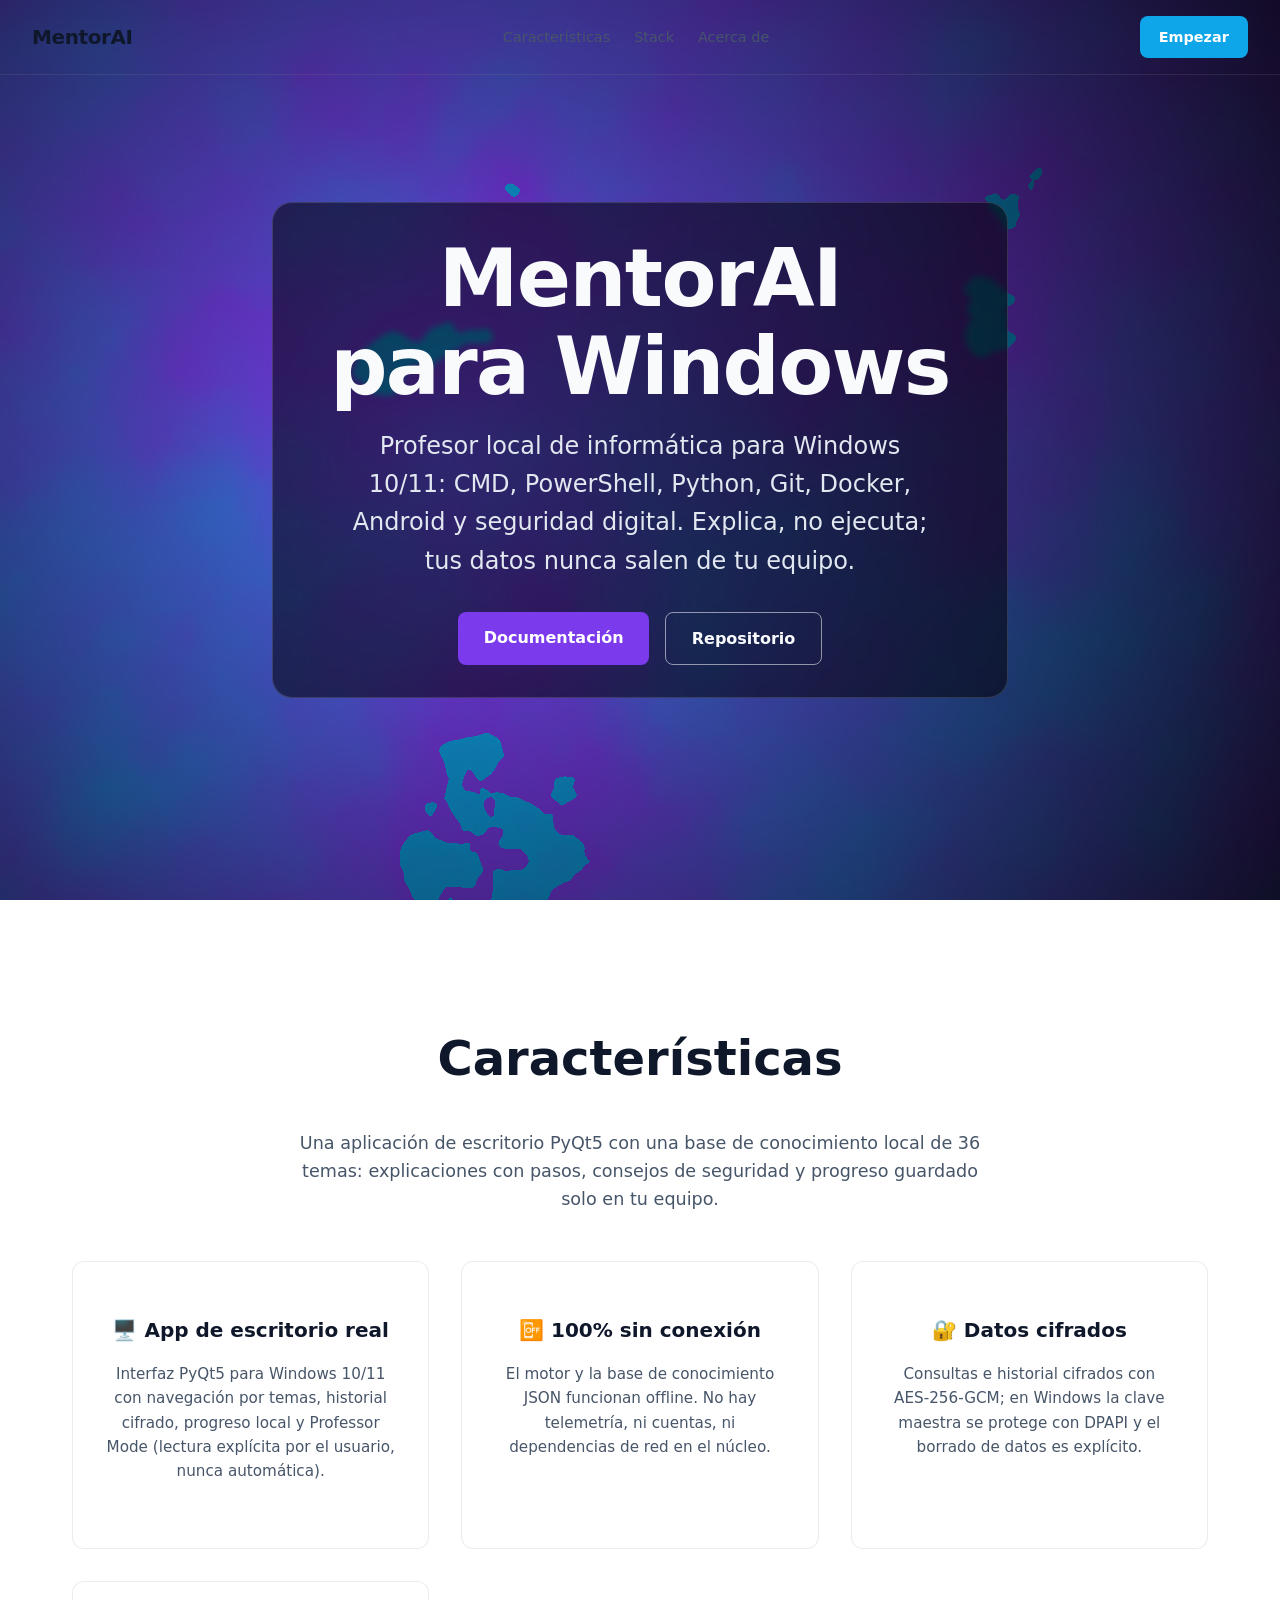
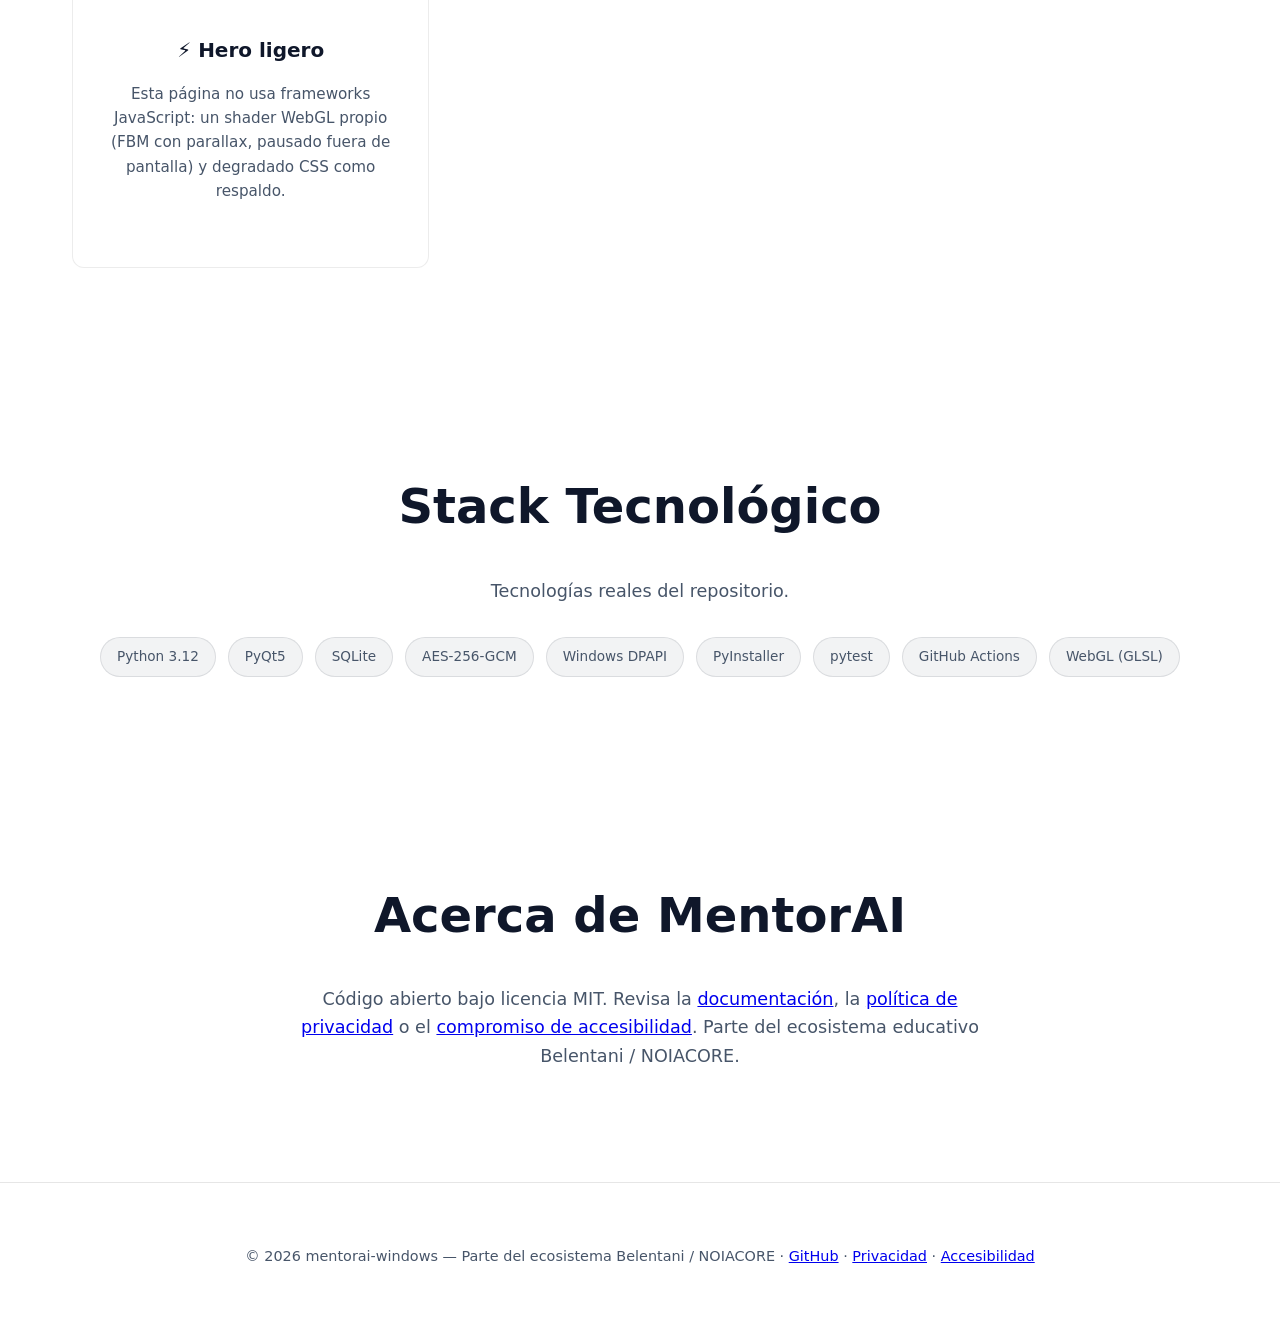
<file: index.html>
<!DOCTYPE html>
<html dir="ltr" lang="es">
<head>
  <meta charset="UTF-8">
  <meta name="viewport" content="width=device-width, initial-scale=1.0">
  <title>MentorAI para Windows — Profesor local de informática</title>
  <meta name="description" content="MentorAI es un profesor local de informática para Windows 10/11: CMD, PowerShell, Python, Git, Docker, Android, Termux y seguridad digital. Funciona sin conexión, no ejecuta comandos por ti y no envía tus datos a ningún servidor.">
  <link rel="canonical" href="https://belentani7.github.io/mentorai-windows/index.html">
  <link rel="stylesheet" href="hero.css">
  <meta name="theme-color" content="#0ea5e9">
  <link rel="manifest" href="manifest.webmanifest">
  <script defer src="hero.js"></script>

<!-- repo-forge:head -->

<meta property="og:type" content="website">
<meta property="og:title" content="MentorAI para Windows — Profesor local de informática">
<meta property="og:description" content="Profesor local de informática para Windows 10/11. Explicaciones con pasos y consejos de seguridad, conocimiento offline y datos cifrados en tu equipo.">
<meta property="og:image" content="https://belentani7.github.io/mentorai-windows/brand/og-image.svg">
<meta property="og:url" content="https://belentani7.github.io/mentorai-windows/index.html">
<meta property="og:locale" content="es_ES">
<meta name="twitter:card" content="summary_large_image">
<meta name="twitter:title" content="MentorAI para Windows — Profesor local de informática">
<meta name="twitter:description" content="Profesor local de informática para Windows 10/11. Sin conexión, sin cuenta, sin comandos automáticos.">
<link rel="icon" href="assets/favicon.svg" type="image/svg+xml">
<link rel="stylesheet" href="assets/a11y.css">
<style id="hero-canvas-fit">
.hero-canvas{position:relative;width:100%;min-height:clamp(260px,52vh,640px);overflow:hidden}
.hero-canvas>canvas#hero-canvas{position:absolute;inset:0;width:100%;height:100%;display:block}
</style>
<meta name="color-scheme" content="light dark">
<meta name="robots" content="index,follow">
<meta name="referrer" content="strict-origin-when-cross-origin">
<meta name="format-detection" content="telephone=no">
<meta name="apple-mobile-web-app-capable" content="yes">
</head>
<body>
<a class="skip-link" href="#contenido">Saltar al contenido</a>

  <nav class="nav" aria-label="Principal">
    <a href="index.html" class="logo">MentorAI</a>
    <ul class="nav-links">
      <li><a href="#features">Características</a></li>
      <li><a href="#stack">Stack</a></li>
      <li><a href="#about">Acerca de</a></li>
    </ul>
    <a href="docs.html" class="cta">Empezar</a>
  </nav>

<main id="contenido">
  <section class="hero">
    <div class="hero-canvas-wrapper">
      <canvas id="hero-canvas" aria-hidden="true"></canvas>
    </div>
    <div class="hero-overlay">
      <h1>MentorAI para Windows</h1>
      <p>Profesor local de informática para Windows 10/11: CMD, PowerShell, Python, Git, Docker, Android y seguridad digital. Explica, no ejecuta; tus datos nunca salen de tu equipo.</p>
      <div class="hero-actions">
        <a href="docs.html" class="btn-primary">Documentación</a>
        <a href="https://github.com/belentani7/mentorai-windows" class="btn-secondary">Repositorio</a>
      </div>
    </div>
  </section>

  <section class="section" id="features">
    <h2>Características</h2>
    <p>Una aplicación de escritorio PyQt5 con una base de conocimiento local de 36 temas: explicaciones con pasos, consejos de seguridad y progreso guardado solo en tu equipo.</p>
    <div class="grid">
      <div class="card">
        <h3>🖥️ App de escritorio real</h3>
        <p>Interfaz PyQt5 para Windows 10/11 con navegación por temas, historial cifrado, progreso local y Professor Mode (lectura explícita por el usuario, nunca automática).</p>
      </div>
      <div class="card">
        <h3>📴 100% sin conexión</h3>
        <p>El motor y la base de conocimiento JSON funcionan offline. No hay telemetría, ni cuentas, ni dependencias de red en el núcleo.</p>
      </div>
      <div class="card">
        <h3>🔐 Datos cifrados</h3>
        <p>Consultas e historial cifrados con AES-256-GCM; en Windows la clave maestra se protege con DPAPI y el borrado de datos es explícito.</p>
      </div>
      <div class="card">
        <h3>⚡ Hero ligero</h3>
        <p>Esta página no usa frameworks JavaScript: un shader WebGL propio (FBM con parallax, pausado fuera de pantalla) y degradado CSS como respaldo.</p>
      </div>
    </div>
  </section>

  <section class="section" id="stack">
    <h2>Stack Tecnológico</h2>
    <p>Tecnologías reales del repositorio.</p>
    <ul class="stack-list">
      <li>Python 3.12</li>
      <li>PyQt5</li>
      <li>SQLite</li>
      <li>AES-256-GCM</li>
      <li>Windows DPAPI</li>
      <li>PyInstaller</li>
      <li>pytest</li>
      <li>GitHub Actions</li>
      <li>WebGL (GLSL)</li>
    </ul>
  </section>

  <section class="section" id="about">
    <h2>Acerca de MentorAI</h2>
    <p>Código abierto bajo licencia MIT. Revisa la <a href="docs.html">documentación</a>, la <a href="privacidad.html">política de privacidad</a> o el <a href="accesibilidad.html">compromiso de accesibilidad</a>. Parte del ecosistema educativo Belentani / NOIACORE.</p>
  </section>

</main>
<footer>
    <p>© 2026 mentorai-windows — Parte del ecosistema Belentani / NOIACORE · <a href="https://github.com/belentani7/mentorai-windows">GitHub</a> · <a href="privacidad.html">Privacidad</a> · <a href="accesibilidad.html">Accesibilidad</a></p>
</footer>

  <script>
    document.addEventListener('DOMContentLoaded', function () {
      window.initHeroShader('hero-canvas', '#0ea5e9', '#7c3aed');
    });
  </script>
</body>
</html>
</file>
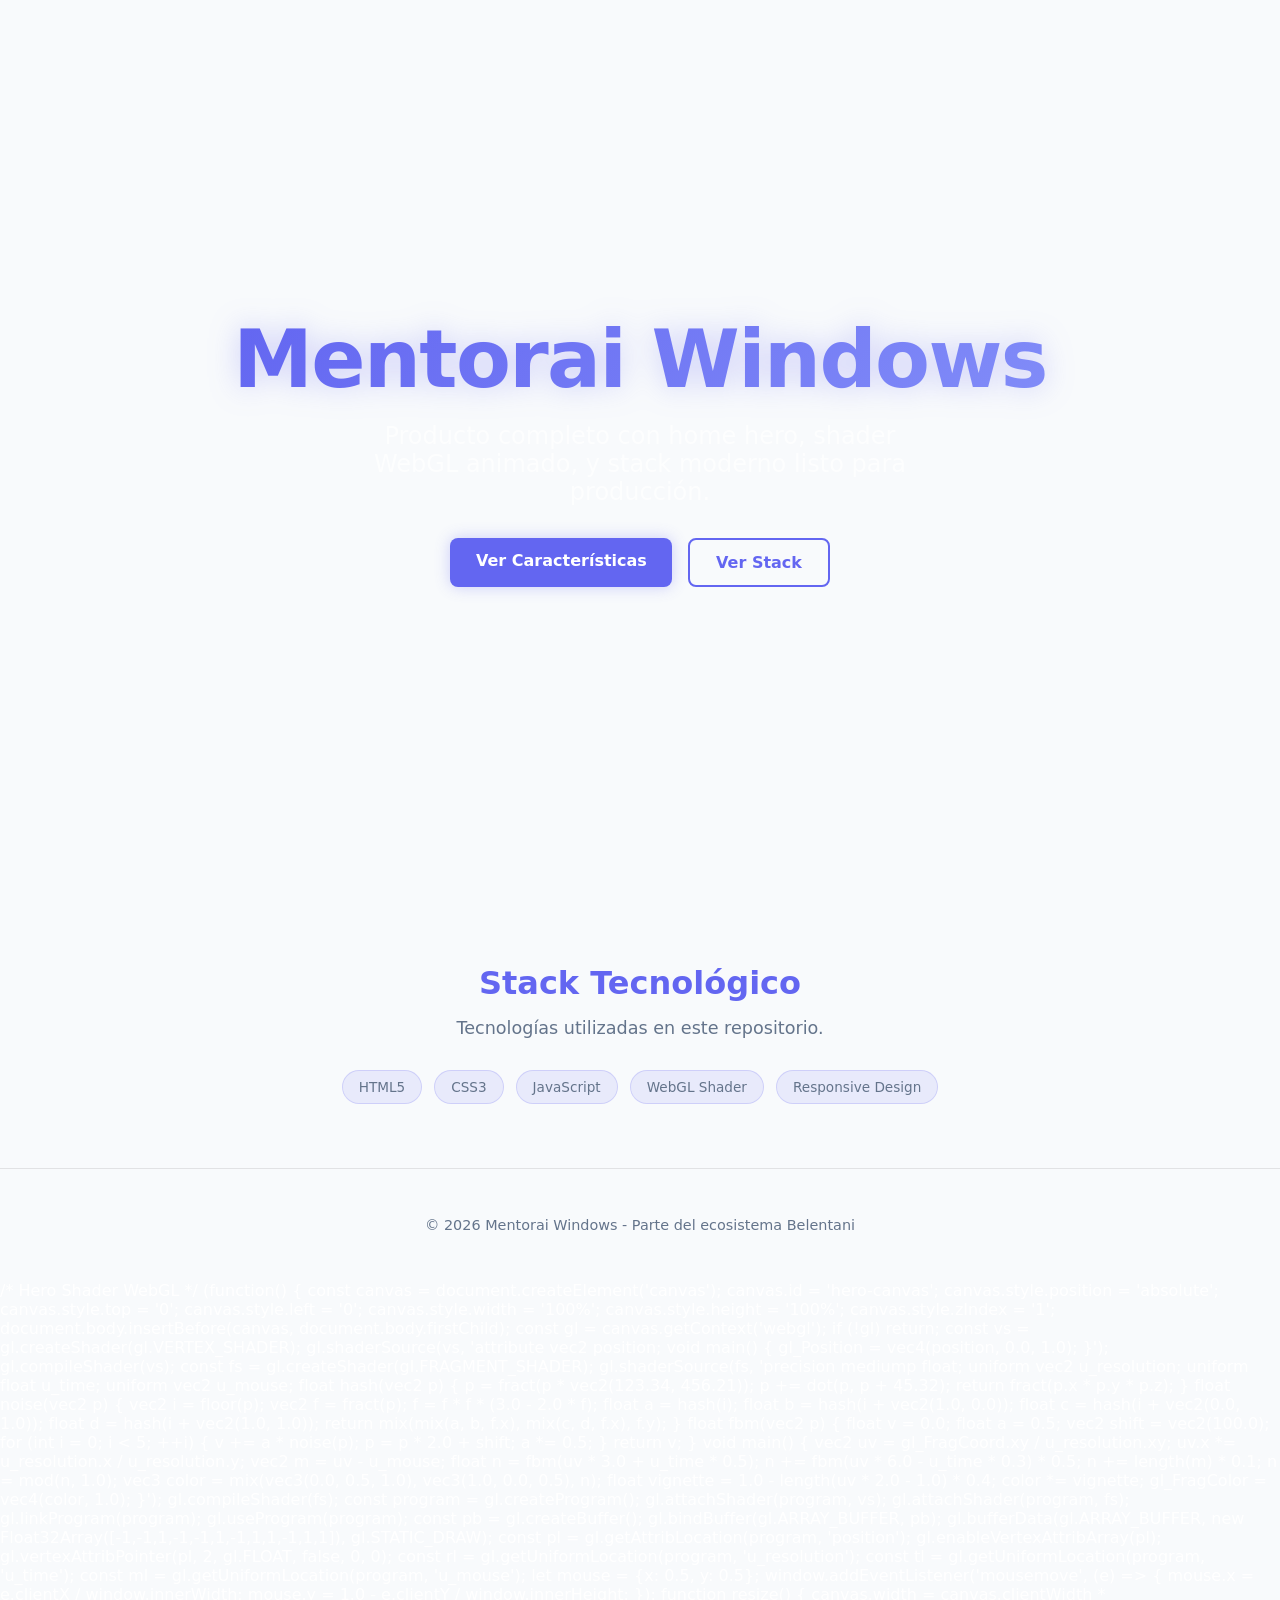
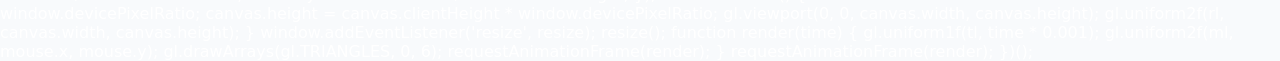
<file: site/index.html>
<!DOCTYPE html>
<html dir="ltr" lang="es">
<head>
  <meta charset="UTF-8">
  <meta name="viewport" content="width=device-width, initial-scale=1.0">
  <meta name="description" content="Mentorai Windows Producto completo con home hero, shader WebGL animado, y stack moderno listo para producción.">
  <title>Mentorai Windows · MentorAI · tutor local de informática</title>
  <link rel="theme-color" content="#6366f1">
  <style>/* Hero Shader */
:root {
  --primary: #6366f1;
  --secondary: #818cf8;
  --bg: #f8fafc;
  --accent: #4f46e5;
  --glow: 0 0 15px rgba(99, 102, 241, 0.3);
}
* {
  box-sizing: border-box;
  margin: 0;
  padding: 0;
}
body {
  margin: 0;
  padding: 0;
  background: var(--bg);
  color: #ffffff;
  font-family: system-ui, -apple-system, sans-serif;
  overflow-x: hidden;
}
.hero {
  position: relative;
  width: 100vw;
  height: 100vh;
  display: flex;
  flex-direction: column;
  justify-content: center;
  align-items: center;
  background: var(--bg);
  overflow: hidden;
}
.hero-canvas {
  position: absolute;
  top: 0;
  left: 0;
  width: 100%;
  height: 100%;
  z-index: 1;
}
.hero-overlay {
  position: relative;
  z-index: 10;
  text-align: center;
  padding: 2rem;
}
.hero h1 {
  font-size: clamp(2.5rem, 8vw, 5rem);
  font-weight: 800;
  margin-bottom: 1rem;
  letter-spacing: -0.02em;
  background: linear-gradient(135deg, var(--primary), var(--secondary));
  -webkit-background-clip: text;
  -webkit-text-fill-color: transparent;
  background-clip: text;
  filter: drop-shadow(0 0 15px rgba(99, 102, 241, 0.3));
  animation: pulse 3s ease-in-out infinite;
}
.hero p {
  font-size: clamp(1.1rem, 3vw, 1.5rem);
  color: rgba(255,255,255,0.7);
  margin-bottom: 2rem;
  max-width: 600px;
  margin-left: auto;
  margin-right: auto;
}
.hero-actions {
  display: flex;
  gap: 1rem;
  justify-content: center;
  flex-wrap: wrap;
}
.btn-primary {
  background: var(--primary);
  color: #ffffff;
  padding: 0.8rem 1.6rem;
  border-radius: 0.5rem;
  font-weight: 600;
  text-decoration: none;
  font-size: 1rem;
  border: none;
  cursor: pointer;
  box-shadow: 0 0 15px rgba(99, 102, 241, 0.3);
}
.btn-primary:hover {
  transform: translateY(-2px);
  opacity: 0.9;
  filter: brightness(1.1);
}
.btn-secondary {
  background: transparent;
  color: var(--primary);
  padding: 0.8rem 1.6rem;
  border-radius: 0.5rem;
  font-weight: 600;
  text-decoration: none;
  font-size: 1rem;
  border: 2px solid var(--primary);
  cursor: pointer;
  transition: all 0.3s ease;
}
.btn-secondary:hover {
  background: var(--primary);
  color: #ffffff;
}
@keyframes pulse {
  0%, 100% { opacity: 1; transform: scale(1); }
  50% { opacity: 0.8; transform: scale(1.05); }
}
@media (max-width: 768px) {
  .hero h1 { font-size: 2rem; }
  .hero p { font-size: 1rem; }
  .hero-actions { flex-direction: column; align-items: center; }
  .btn-primary, .btn-secondary { width: 100%; max-width: 250px; text-align: center; }
}
@media (prefers-reduced-motion: reduce) {
  .hero { animation: none; }
  .hero h1 { animation: none; }
}
section {
  padding: 4rem 2rem;
  max-width: 1200px;
  margin: 0 auto;
}
section h2 {
  font-size: 2rem;
  margin-bottom: 1rem;
  color: var(--primary);
  text-align: center;
}
section p {
  font-size: 1.1rem;
  color: #64748b;
  max-width: 700px;
  margin: 0 auto 2rem;
  text-align: center;
}
.stack-list {
  display: flex;
  flex-wrap: wrap;
  gap: 0.75rem;
  justify-content: center;
  list-style: none;
  padding: 0;
}
.stack-list li {
  background: rgba(99, 102, 241, 0.1);
  border: 1px solid rgba(99, 102, 241, 0.2);
  border-radius: 2rem;
  padding: 0.5rem 1rem;
  font-size: 0.85rem;
  color: #64748b;
}
footer {
  padding: 3rem 2rem;
  border-top: 1px solid rgba(128, 128, 128, 0.2);
  text-align: center;
  color: #64748b;
  font-size: 0.9rem;
}
@media (max-width: 768px) {
  .hero { min-height: 80vh; }
  .hero h1 { font-size: 2rem; }
  .hero p { font-size: 1rem; }
  .hero-actions { flex-direction: column; align-items: center; }
  .btn-primary, .btn-secondary { width: 100%; max-width: 250px; text-align: center; }
  section { padding: 2rem 1rem; }
}
</style>
<meta property="og:type" content="website">
<meta property="og:title" content="Mentorai Windows · MentorAI · tutor local de informática">
<meta property="og:description" content="Mentorai Windows Producto completo con home hero, shader WebGL animado, y stack moderno listo para producción.">
<meta property="og:image" content="brand/og-image.svg">
<meta name="twitter:card" content="summary_large_image">
<link rel="icon" href="assets/favicon.svg" type="image/svg+xml">
<meta name="theme-color" content="#0b0b0f">
<meta name="color-scheme" content="light dark">
<meta name="robots" content="index,follow">
<meta property="og:locale" content="es_ES">
<meta name="twitter:title" content="Mentorai Windows · MentorAI · tutor local de informática">
<meta name="referrer" content="strict-origin-when-cross-origin">
<meta name="format-detection" content="telephone=no">
<meta name="apple-mobile-web-app-capable" content="yes">
</head>
<body>
<main>

  <section class="hero">
    <div class="hero-canvas"></div>
    <div class="hero-overlay">
      <h1>Mentorai Windows</h1>
      <p>Producto completo con home hero, shader WebGL animado, y stack moderno listo para producción.</p>
      <div class="hero-actions">
        <a href="#" class="btn-primary">Ver Características</a>
        <a href="#stack" class="btn-secondary">Ver Stack</a>
      </div>
    </div>
  </section>
  <section id="stack">
    <h2>Stack Tecnológico</h2>
    <p>Tecnologías utilizadas en este repositorio.</p>
    <ul class="stack-list">
      <li>HTML5</li>
      <li>CSS3</li>
      <li>JavaScript</li>
      <li>WebGL Shader</li>
      <li>Responsive Design</li>
    </ul>
  </section>
  </main>
<footer><p>© 2026 Mentorai Windows - Parte del ecosistema Belentani</p></footer>
/* Hero Shader WebGL */
(function() {
  const canvas = document.createElement('canvas');
  canvas.id = 'hero-canvas';
  canvas.style.position = 'absolute';
  canvas.style.top = '0';
  canvas.style.left = '0';
  canvas.style.width = '100%';
  canvas.style.height = '100%';
  canvas.style.zIndex = '1';
  document.body.insertBefore(canvas, document.body.firstChild);
  const gl = canvas.getContext('webgl');
  if (!gl) return;
  const vs = gl.createShader(gl.VERTEX_SHADER);
  gl.shaderSource(vs, 'attribute vec2 position; void main() { gl_Position = vec4(position, 0.0, 1.0); }');
  gl.compileShader(vs);
  const fs = gl.createShader(gl.FRAGMENT_SHADER);
  gl.shaderSource(fs, 'precision mediump float; uniform vec2 u_resolution; uniform float u_time; uniform vec2 u_mouse; float hash(vec2 p) { p = fract(p * vec2(123.34, 456.21)); p += dot(p, p + 45.32); return fract(p.x * p.y * p.z); } float noise(vec2 p) { vec2 i = floor(p); vec2 f = fract(p); f = f * f * (3.0 - 2.0 * f); float a = hash(i); float b = hash(i + vec2(1.0, 0.0)); float c = hash(i + vec2(0.0, 1.0)); float d = hash(i + vec2(1.0, 1.0)); return mix(mix(a, b, f.x), mix(c, d, f.x), f.y); } float fbm(vec2 p) { float v = 0.0; float a = 0.5; vec2 shift = vec2(100.0); for (int i = 0; i < 5; ++i) { v += a * noise(p); p = p * 2.0 + shift; a *= 0.5; } return v; } void main() { vec2 uv = gl_FragCoord.xy / u_resolution.xy; uv.x *= u_resolution.x / u_resolution.y; vec2 m = uv - u_mouse; float n = fbm(uv * 3.0 + u_time * 0.5); n += fbm(uv * 6.0 - u_time * 0.3) * 0.5; n += length(m) * 0.1; n = mod(n, 1.0); vec3 color = mix(vec3(0.0, 0.5, 1.0), vec3(1.0, 0.0, 0.5), n); float vignette = 1.0 - length(uv * 2.0 - 1.0) * 0.4; color *= vignette; gl_FragColor = vec4(color, 1.0); }');
  gl.compileShader(fs);
  const program = gl.createProgram();
  gl.attachShader(program, vs);
  gl.attachShader(program, fs);
  gl.linkProgram(program);
  gl.useProgram(program);
  const pb = gl.createBuffer();
  gl.bindBuffer(gl.ARRAY_BUFFER, pb);
  gl.bufferData(gl.ARRAY_BUFFER, new Float32Array([-1,-1,1,-1,-1,1,-1,1,1,-1,1,1]), gl.STATIC_DRAW);
  const pl = gl.getAttribLocation(program, 'position');
  gl.enableVertexAttribArray(pl);
  gl.vertexAttribPointer(pl, 2, gl.FLOAT, false, 0, 0);
  const rl = gl.getUniformLocation(program, 'u_resolution');
  const tl = gl.getUniformLocation(program, 'u_time');
  const ml = gl.getUniformLocation(program, 'u_mouse');
  let mouse = {x: 0.5, y: 0.5};
  window.addEventListener('mousemove', (e) => { mouse.x = e.clientX / window.innerWidth; mouse.y = 1.0 - e.clientY / window.innerHeight; });
  function resize() { canvas.width = canvas.clientWidth * window.devicePixelRatio; canvas.height = canvas.clientHeight * window.devicePixelRatio; gl.viewport(0, 0, canvas.width, canvas.height); gl.uniform2f(rl, canvas.width, canvas.height); }
  window.addEventListener('resize', resize);
  resize();
  function render(time) { gl.uniform1f(tl, time * 0.001); gl.uniform2f(ml, mouse.x, mouse.y); gl.drawArrays(gl.TRIANGLES, 0, 6); requestAnimationFrame(render); }
  requestAnimationFrame(render);
})();
<!-- page-fix:1 -->
</body>
</html>
</file>
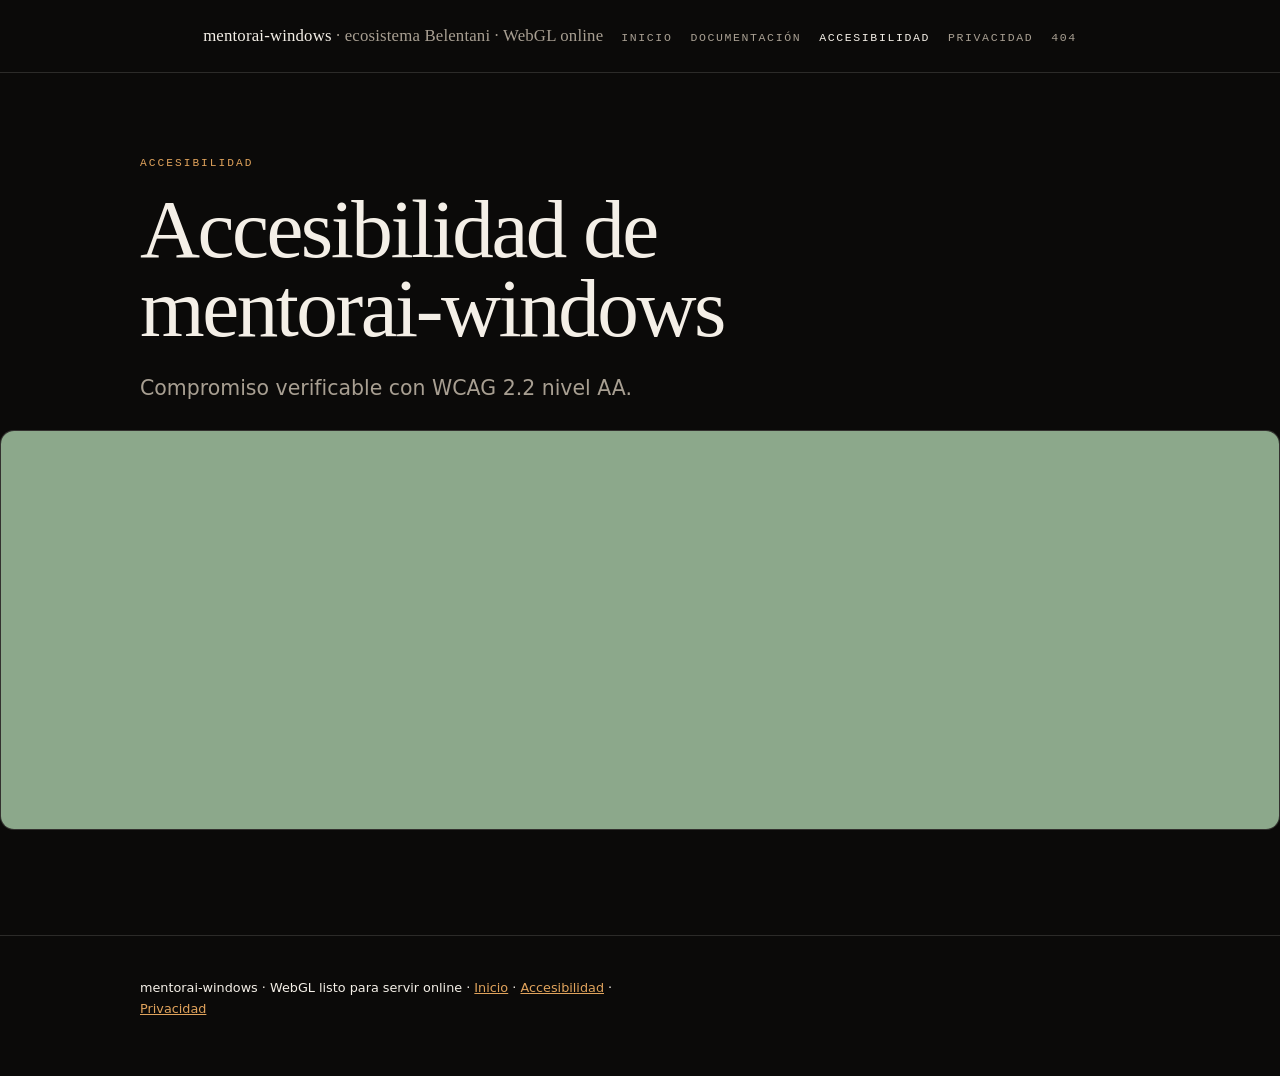
<file: accesibilidad.html>
<!DOCTYPE html>
<html dir="ltr" lang="es">
<head>
<meta charset="UTF-8">
<meta name="viewport" content="width=device-width, initial-scale=1.0">
<title>mentorai-windows</title>
<meta name="description" content="MentorAI para Windows">
<meta name="generator" content="repo-completo-final-v1">
<meta property="og:title" content="mentorai-windows">
<meta property="og:description" content="MentorAI para Windows">
<meta property="og:type" content="website">
<link rel="icon" href="data:image/svg+xml,%3Csvg xmlns='http://www.w3.org/2000/svg' viewBox='0 0 32 32'%3E%3Crect width='32' height='32' rx='7' fill='%230b0a09'/%3E%3Ccircle cx='16' cy='16' r='7' fill='%23337728'/%3E%3C/svg%3E">
<style>
:root{--bg:#0b0a09;--bg2:#131110;--ink:#f4efe7;--dim:#a89f92;--accent:#e0a35c;
--accent2:#7fa88b;--line:rgba(244,239,231,.14);--serif:"Iowan Old Style","Palatino Linotype",Palatino,Georgia,serif;
--sans:ui-sans-serif,"Segoe UI",Inter,system-ui,-apple-system,sans-serif;
--mono:ui-monospace,"Cascadia Mono",Consolas,monospace;--measure:62ch;--radius:14px}
*{box-sizing:border-box}
html{scroll-behavior:smooth}
body{margin:0;background:var(--bg);color:var(--ink);font-family:var(--sans);line-height:1.65;
-webkit-font-smoothing:antialiased}
.wrap{max-width:1080px;margin:0 auto;padding:0 clamp(18px,4vw,40px);position:relative;z-index:1}
a{color:var(--accent)}
a:focus-visible,button:focus-visible{outline:3px solid var(--accent2);outline-offset:3px;border-radius:6px}
.skip{position:absolute;left:-9999px;top:0;background:var(--accent);color:#12100e;padding:10px 16px;z-index:9}
.skip:focus{left:12px;top:12px}
header.site{border-bottom:1px solid var(--line);padding:22px 0;display:flex;gap:18px;
align-items:baseline;justify-content:space-between;flex-wrap:wrap}
.brand{font-family:var(--serif);font-size:1.05rem;letter-spacing:.01em}
.brand span{color:var(--dim)}
nav.site{display:flex;gap:18px;flex-wrap:wrap;font-family:var(--mono);font-size:.72rem;
letter-spacing:.14em;text-transform:uppercase}
nav.site a{color:var(--dim);text-decoration:none}
nav.site a:hover,nav.site a[aria-current=page]{color:var(--ink)}
main{padding:clamp(48px,9vh,104px) 0}
.eyebrow{font-family:var(--mono);font-size:.7rem;letter-spacing:.18em;text-transform:uppercase;
color:var(--accent);margin:0 0 18px}
h1{font-family:var(--serif);font-size:clamp(2.4rem,7vw,5.2rem);line-height:.95;
letter-spacing:-.03em;margin:0 0 24px;font-weight:500;text-wrap:balance}
h2{font-family:var(--serif);font-size:clamp(1.4rem,3vw,2.1rem);line-height:1.15;
letter-spacing:-.02em;margin:64px 0 18px;font-weight:500}
h3{font-size:1.02rem;margin:28px 0 10px;letter-spacing:-.01em}
p,li{max-width:var(--measure);color:var(--ink)}
.lead{font-size:clamp(1.05rem,2vw,1.28rem);color:var(--dim);max-width:56ch}
hr{border:0;border-top:1px solid var(--line);margin:clamp(40px,8vh,80px) 0}
.grid{display:grid;grid-template-columns:repeat(auto-fit,minmax(240px,1fr));gap:1px;
background:var(--line);border:1px solid var(--line);border-radius:var(--radius);overflow:hidden;margin:32px 0}
.cell{background:var(--bg2);padding:22px 20px}
.cell h3{margin-top:0}
.cell p{font-size:.9rem;color:var(--dim);margin:0}
code,kbd{font-family:var(--mono);font-size:.86em;background:rgba(244,239,231,.07);
padding:2px 6px;border-radius:5px}
pre{background:var(--bg2);border:1px solid var(--line);border-radius:var(--radius);
padding:18px;overflow:auto;max-width:100%}
pre code{background:none;padding:0}
table{width:100%;border-collapse:collapse;margin:24px 0;font-size:.92rem}
th,td{text-align:left;padding:10px 12px;border-bottom:1px solid var(--line);vertical-align:top}
th{font-family:var(--mono);font-size:.7rem;letter-spacing:.12em;text-transform:uppercase;color:var(--dim)}
.pill{display:inline-block;font-family:var(--mono);font-size:.68rem;letter-spacing:.12em;
text-transform:uppercase;border:1px solid var(--line);color:var(--dim);padding:3px 9px;border-radius:999px}
footer.site{border-top:1px solid var(--line);padding:28px 0 44px;color:var(--dim);font-size:.8rem}
.reveal{opacity:0;transform:translateY(14px);transition:opacity .5s ease,transform .5s ease}
.reveal.in{opacity:1;transform:none}
@media (prefers-reduced-motion:reduce){html{scroll-behavior:auto}
.reveal{opacity:1;transform:none;transition:none}}
::selection{background:var(--accent);color:#12100e}
.webgl-canvas{width:100%;height:400px;background:var(--bg2);border:1px solid var(--line);
border-radius:var(--radius);margin:24px 0;display:block}
.superpowers-badge{display:inline-block;font-family:var(--mono);font-size:.65rem;
letter-spacing:.12em;text-transform:uppercase;border:1px solid var(--accent2);
color:var(--accent2);padding:4px 10px;border-radius:999px;margin:10px 0}
</style>
<meta name="theme-color" content="#0b0b0f">
<meta name="color-scheme" content="light dark">
<meta name="robots" content="index,follow">
<meta name="twitter:card" content="summary_large_image">
<meta property="og:locale" content="es_ES">
<meta name="twitter:title" content="mentorai-windows">
<meta name="referrer" content="strict-origin-when-cross-origin">
<meta name="format-detection" content="telephone=no">
<meta name="apple-mobile-web-app-capable" content="yes">
</head>
<body>
<a class="skip" href="#contenido">Saltar al contenido</a>
<header class="site"><div class="wrap" style="display:flex;justify-content:space-between;align-items:baseline;gap:18px;flex-wrap:wrap">
<div class="brand">mentorai-windows <span>· ecosistema Belentani · WebGL online</span></div>
<nav class="site" aria-label="Navegación principal"><a href="index.html">Inicio</a><a href="docs.html">Documentación</a><a href="accesibilidad.html" aria-current="page">Accesibilidad</a><a href="privacidad.html">Privacidad</a><a href="404.html">404</a></nav>
</div></header>
<main id="contenido"><div class="wrap">

<p class="eyebrow">Accesibilidad</p>
<h1>Accesibilidad de mentorai-windows</h1>
<p class="lead">Compromiso verificable con WCAG 2.2 nivel AA.</p>

</div></main>
<footer class="site"><div class="wrap">
<p>mentorai-windows · WebGL listo para servir online · <a href="index.html">Inicio</a> · <a href="accesibilidad.html">Accesibilidad</a> · <a href="privacidad.html">Privacidad</a></p>
</div></footer>
<script>
(function(){
  var canvas = document.createElement('canvas');
  canvas.className = 'webgl-canvas';
  var container = document.getElementById('contenido');
  if(container){ container.appendChild(canvas); }
  try{
    var gl = canvas.getContext('webgl') || canvas.getContext('experimental-webgl');
    if(!gl){ canvas.innerHTML = '<p style="color:var(--dim);font-family:var(--mono);padding:12px">WebGL no disponible en este navegador.</p>'; return; }
    gl.clearColor(0.047,0.043,0.039,1);
    gl.clear(gl.COLOR_BUFFER_BIT);
    var vs = gl.createShader(gl.VERTEX_SHADER);
    gl.shaderSource(vs, 'attribute vec2 p;void main(){gl_Position=vec4(p,0.0,1.0);}');
    gl.compileShader(vs);
    var fs = gl.createShader(gl.FRAGMENT_SHADER);
    gl.shaderSource(fs, 'precision mediump float;uniform vec4 c;void main(){gl_FragColor=c;}');
    gl.compileShader(fs);
    var prog = gl.createProgram();
    gl.attachShader(prog,vs); gl.attachShader(prog,fs); gl.linkProgram(prog);
    gl.useProgram(prog);
    var loc = gl.getUniformLocation(prog,'c');
    gl.uniform4f(loc, 0.549, 0.659, 0.545, 1.0);
    var buf = gl.createBuffer();
    gl.bindBuffer(gl.ARRAY_BUFFER,buf);
    gl.bufferData(gl.ARRAY_BUFFER,new Float32Array([-1,-1,1,-1,-1,1,1,1]),gl.STATIC_DRAW);
    var attr = gl.getAttribLocation(prog,'p');
    gl.enableVertexAttribArray(attr);
    gl.vertexAttribPointer(attr,2,gl.FLOAT,false,0,0);
    gl.drawArrays(gl.TRIANGLE_STRIP,0,4);
  }catch(e){ console.log('WebGL init:', e.message); }
})();
</script>
</body>
</html>
</file>
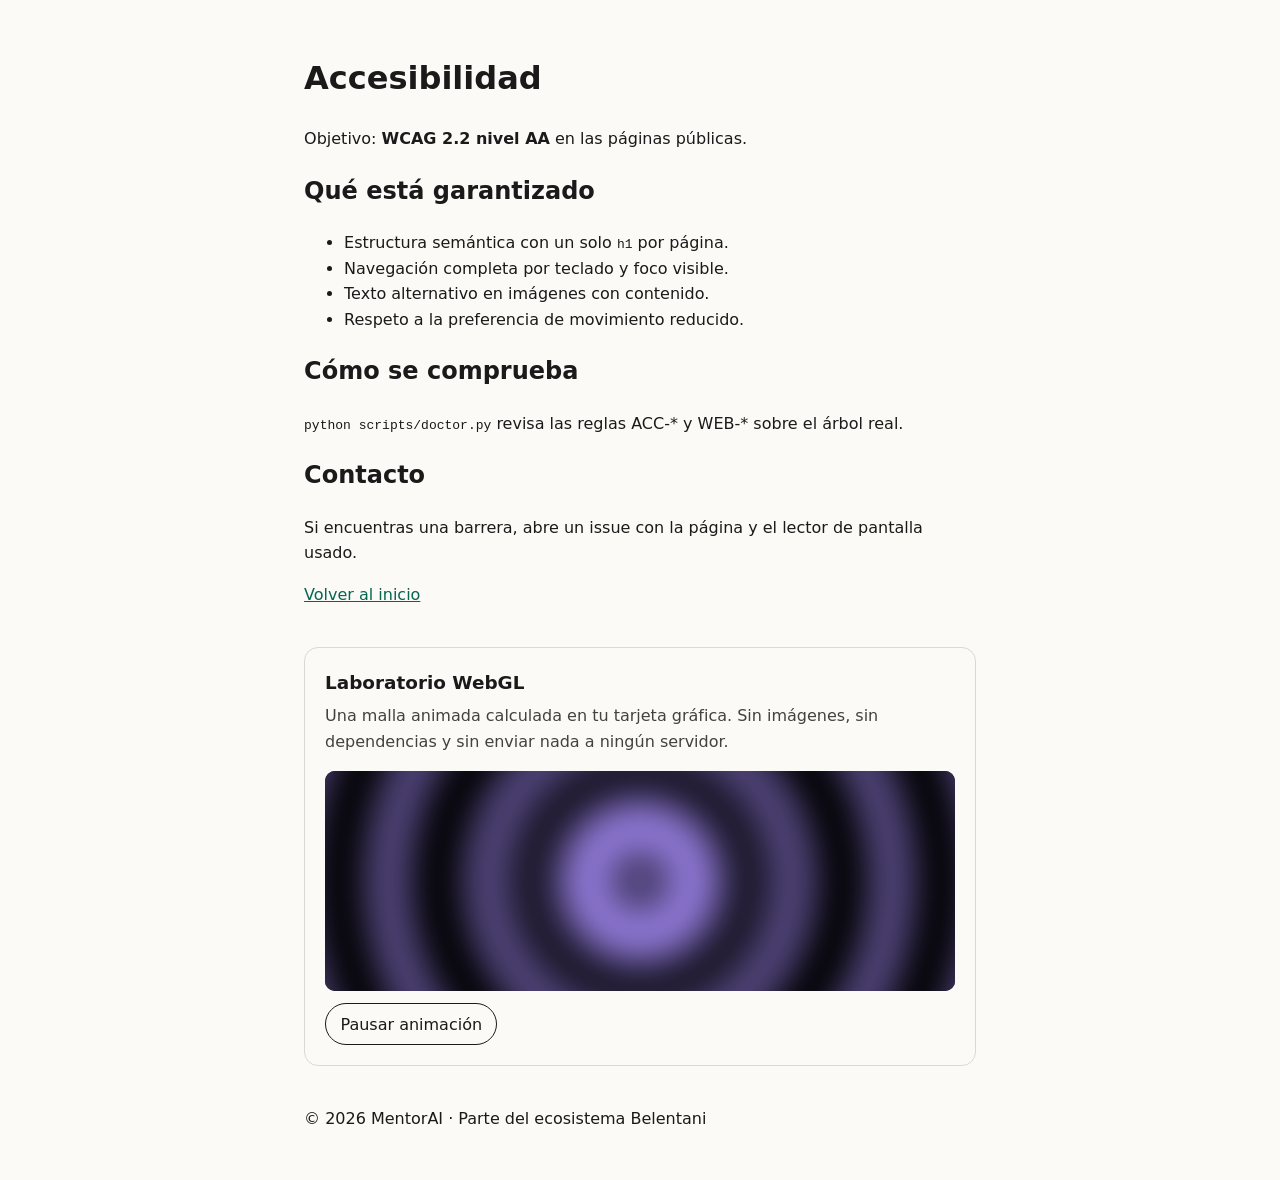
<file: accessibility.html>
<!DOCTYPE html>
<html dir="ltr" lang="es">
<head>
<meta charset="UTF-8">
<meta name="viewport" content="width=device-width, initial-scale=1.0">
<title>Accesibilidad del sitio — MentorAI</title>
<meta name="description" content="Compromiso de accesibilidad de MentorAI: objetivo WCAG 2.2 AA y cómo se comprueba.">
<link rel="icon" href="assets/favicon.svg" type="image/svg+xml">
<style>body{max-width:66ch;margin:0 auto;padding:2rem;background:#fbfaf7;color:#1a1a1a;font-family:system-ui,sans-serif;line-height:1.6}a{color:#056551}</style>
<meta name="theme-color" content="#0b0b0f">
<meta name="color-scheme" content="light dark">
<meta property="og:title" content="Accesibilidad del sitio — MentorAI">
<meta property="og:description" content="Compromiso de accesibilidad de MentorAI: objetivo WCAG 2.2 AA y cómo se comprueba.">
<meta name="robots" content="index,follow">
<meta property="og:type" content="website">
<meta name="twitter:card" content="summary_large_image">
<meta property="og:locale" content="es_ES">
<meta name="twitter:title" content="Accesibilidad del sitio — MentorAI">
<meta name="referrer" content="strict-origin-when-cross-origin">
<meta name="format-detection" content="telephone=no">
<meta name="apple-mobile-web-app-capable" content="yes">
</head>
<body>
<main>
  <h1>Accesibilidad</h1>
  <p>Objetivo: <strong>WCAG 2.2 nivel AA</strong> en las páginas públicas.</p>
  <h2>Qué está garantizado</h2>
  <ul>
    <li>Estructura semántica con un solo <code>h1</code> por página.</li>
    <li>Navegación completa por teclado y foco visible.</li>
    <li>Texto alternativo en imágenes con contenido.</li>
    <li>Respeto a la preferencia de movimiento reducido.</li>
  </ul>
  <h2>Cómo se comprueba</h2>
  <p><code>python scripts/doctor.py</code> revisa las reglas ACC-* y WEB-* sobre el árbol real.</p>
  <h2>Contacto</h2>
  <p>Si encuentras una barrera, abre un issue con la página y el lector de pantalla usado.</p>
  <p><a href="/">Volver al inicio</a></p>

<section class="webgl-lab" data-webgl-lab>
  <h2>Laboratorio WebGL</h2>
  <p class="webgl-lab__lead">Una malla animada calculada en tu tarjeta gráfica. Sin imágenes, sin dependencias y sin enviar nada a ningún servidor.</p>
  <div class="webgl-lab__stage">
    <canvas class="webgl-lab__canvas" width="640" height="320" aria-label="Malla animada generada con WebGL" role="img"></canvas>
    <noscript><p class="webgl-lab__fallback">Este laboratorio necesita JavaScript. El resto de la página funciona sin él.</p></noscript>
  </div>
  <p class="webgl-lab__actions"><button type="button" class="webgl-lab__toggle" data-webgl-toggle aria-pressed="false">Pausar animación</button></p>
</section>
<style>
  .webgl-lab { margin: 2.5rem 0; padding: 1.25rem; border: 1px solid rgba(128,128,128,.28); border-radius: 14px; }
  .webgl-lab h2 { margin: 0 0 .35rem; font-size: 1.15rem; }
  .webgl-lab__lead { margin: 0 0 1rem; opacity: .82; max-width: 62ch; }
  .webgl-lab__stage { position: relative; background: #0b0a12; border-radius: 10px; overflow: hidden; }
  .webgl-lab__canvas { display: block; width: 100%; height: 220px; }
  .webgl-lab__fallback { margin: 0; padding: 1rem; color: #f2eefc; }
  .webgl-lab__actions { margin: .8rem 0 0; }
  .webgl-lab__toggle { font: inherit; padding: .45rem .9rem; border-radius: 999px; border: 1px solid currentColor; background: transparent; color: inherit; cursor: pointer; }
  .webgl-lab__toggle[aria-pressed="true"] { opacity: .65; }
  @media (prefers-reduced-motion: reduce) { .webgl-lab__canvas { display: none; } .webgl-lab__stage::after { content: "Animación desactivada por tu preferencia de movimiento reducido."; display: block; padding: 1rem; color: #f2eefc; } }
</style>
<script>
(() => {
  "use strict";
  const raiz = document.querySelector("[data-webgl-lab]");
  if (!raiz || raiz.dataset.ready === "1") return;
  raiz.dataset.ready = "1";

  const canvas = raiz.querySelector("canvas");
  const boton = raiz.querySelector("[data-webgl-toggle]");
  const reducir = window.matchMedia("(prefers-reduced-motion: reduce)").matches;
  const gl = canvas.getContext("webgl") || canvas.getContext("experimental-webgl");
  if (!gl || reducir) { canvas.hidden = true; return; }

  const vs = `attribute vec2 p; void main(){ gl_Position = vec4(p, 0.0, 1.0); }`;
  const fs = `
    precision mediump float;
    uniform vec2 u_res;
    uniform float u_t;
    void main() {
      vec2 uv = (gl_FragCoord.xy - 0.5 * u_res) / min(u_res.x, u_res.y);
      float d = length(uv);
      float ondas = sin(d * 14.0 - u_t * 1.6) * 0.5 + 0.5;
      float halo = smoothstep(0.75, 0.05, d);
      vec3 base = vec3(0.043, 0.039, 0.07);
      vec3 acento = vec3(0.66, 0.55, 0.98);
      vec3 color = base + acento * (ondas * 0.35 + halo * 0.45);
      gl_FragColor = vec4(color, 1.0);
    }`;

  const compilar = (tipo, fuente) => {
    const s = gl.createShader(tipo);
    gl.shaderSource(s, fuente); gl.compileShader(s);
    return gl.getShaderParameter(s, gl.COMPILE_STATUS) ? s : null;
  };
  const v = compilar(gl.VERTEX_SHADER, vs);
  const f = compilar(gl.FRAGMENT_SHADER, fs);
  if (!v || !f) { canvas.hidden = true; return; }

  const prog = gl.createProgram();
  gl.attachShader(prog, v); gl.attachShader(prog, f); gl.linkProgram(prog);
  if (!gl.getProgramParameter(prog, gl.LINK_STATUS)) { canvas.hidden = true; return; }
  gl.useProgram(prog);

  const buf = gl.createBuffer();
  gl.bindBuffer(gl.ARRAY_BUFFER, buf);
  gl.bufferData(gl.ARRAY_BUFFER, new Float32Array([-1,-1, 3,-1, -1,3]), gl.STATIC_DRAW);
  const pos = gl.getAttribLocation(prog, "p");
  gl.enableVertexAttribArray(pos);
  gl.vertexAttribPointer(pos, 2, gl.FLOAT, false, 0, 0);

  const uRes = gl.getUniformLocation(prog, "u_res");
  const uT = gl.getUniformLocation(prog, "u_t");

  const ajustar = () => {
    const r = canvas.getBoundingClientRect();
    const dpr = Math.min(window.devicePixelRatio || 1, 2);
    canvas.width = Math.max(1, Math.round(r.width * dpr));
    canvas.height = Math.max(1, Math.round(r.height * dpr));
    gl.viewport(0, 0, canvas.width, canvas.height);
    gl.uniform2f(uRes, canvas.width, canvas.height);
  };
  ajustar();
  window.addEventListener("resize", ajustar, { passive: true });

  let t = 0, pausado = false, raf = 0;
  const pintar = () => {
    if (!pausado) t += 0.016;
    gl.uniform1f(uT, t);
    gl.drawArrays(gl.TRIANGLES, 0, 3);
    raf = requestAnimationFrame(pintar);
  };
  pintar();

  if (boton) {
    boton.addEventListener("click", () => {
      pausado = !pausado;
      boton.setAttribute("aria-pressed", String(pausado));
      boton.textContent = pausado ? "Reanudar animación" : "Pausar animación";
      if (pausado) { cancelAnimationFrame(raf); raf = 0; } else if (!raf) { pintar(); }
    });
  }
  document.addEventListener("visibilitychange", () => {
    if (document.hidden) { cancelAnimationFrame(raf); raf = 0; }
    else if (!pausado && !raf) { pintar(); }
  });
})();
</script>
</main>
<footer><p>© 2026 MentorAI · Parte del ecosistema Belentani</p></footer>
</body>
</html>
</file>
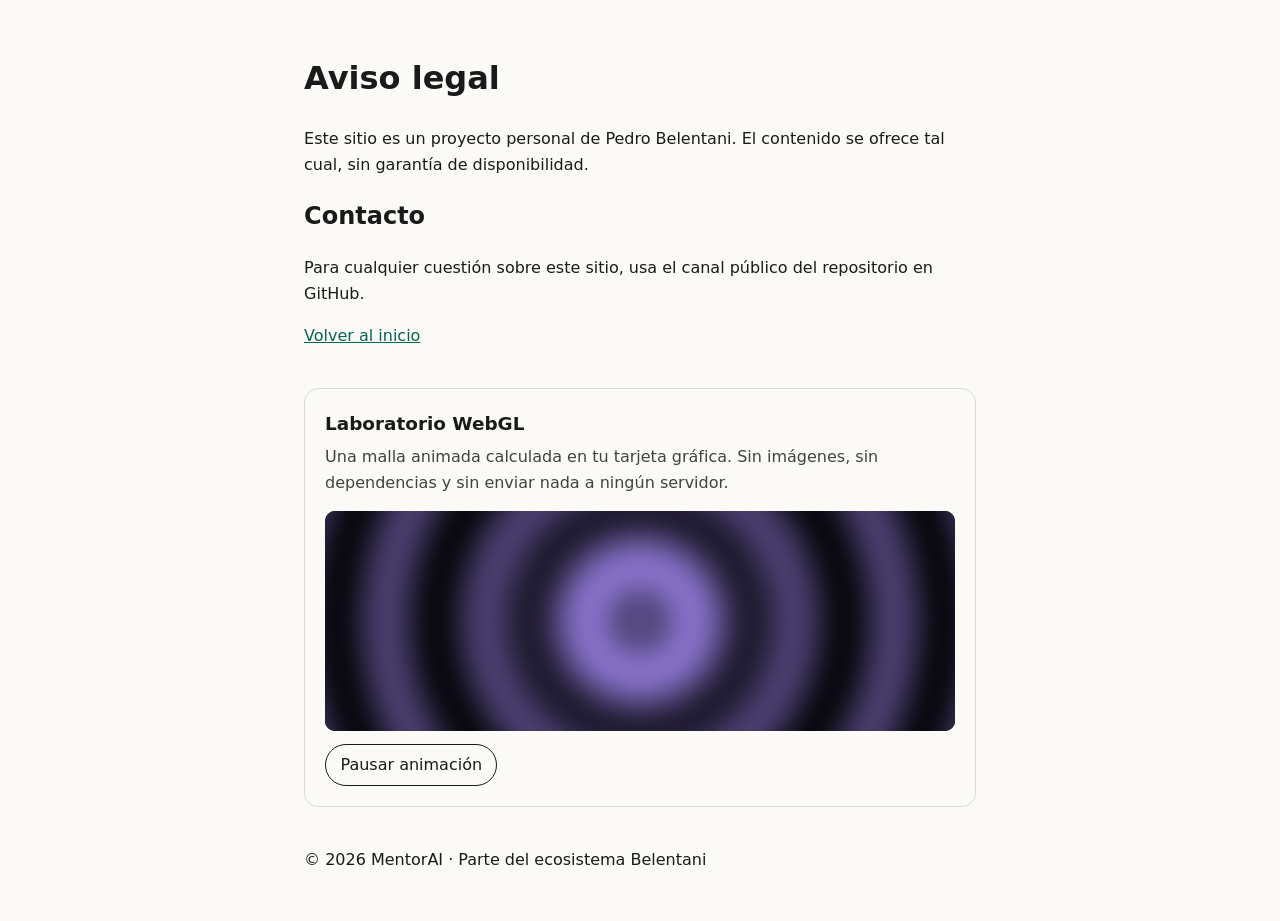
<file: aviso-legal.html>
<!DOCTYPE html>
<html dir="ltr" lang="es">
<head>
<meta charset="UTF-8">
<meta name="viewport" content="width=device-width, initial-scale=1.0">
<title>Aviso legal del sitio — MentorAI</title>
<meta name="description" content="Aviso legal de MentorAI: qué se recoge, qué no, y cómo ejercer tus derechos.">
<link rel="icon" href="assets/favicon.svg" type="image/svg+xml">
<style>body{max-width:66ch;margin:0 auto;padding:2rem;background:#fbfaf7;color:#1a1a1a;font-family:system-ui,sans-serif;line-height:1.6}a{color:#056551}</style>
<meta name="theme-color" content="#0b0b0f">
<meta name="color-scheme" content="light dark">
<meta property="og:title" content="Aviso legal del sitio — MentorAI">
<meta property="og:description" content="Aviso legal de MentorAI: qué se recoge, qué no, y cómo ejercer tus derechos.">
<meta name="robots" content="index,follow">
<meta property="og:type" content="website">
<meta name="twitter:card" content="summary_large_image">
<meta property="og:locale" content="es_ES">
<meta name="twitter:title" content="Aviso legal del sitio — MentorAI">
<meta name="referrer" content="strict-origin-when-cross-origin">
<meta name="format-detection" content="telephone=no">
<meta name="apple-mobile-web-app-capable" content="yes">
</head>
<body>
<main>
  <h1>Aviso legal</h1>
  <p>Este sitio es un proyecto personal de Pedro Belentani. El contenido se ofrece tal cual, sin garantía de disponibilidad.</p>
  <h2>Contacto</h2>
  <p>Para cualquier cuestión sobre este sitio, usa el canal público del repositorio en GitHub.</p>
  <p><a href="/">Volver al inicio</a></p>

<section class="webgl-lab" data-webgl-lab>
  <h2>Laboratorio WebGL</h2>
  <p class="webgl-lab__lead">Una malla animada calculada en tu tarjeta gráfica. Sin imágenes, sin dependencias y sin enviar nada a ningún servidor.</p>
  <div class="webgl-lab__stage">
    <canvas class="webgl-lab__canvas" width="640" height="320" aria-label="Malla animada generada con WebGL" role="img"></canvas>
    <noscript><p class="webgl-lab__fallback">Este laboratorio necesita JavaScript. El resto de la página funciona sin él.</p></noscript>
  </div>
  <p class="webgl-lab__actions"><button type="button" class="webgl-lab__toggle" data-webgl-toggle aria-pressed="false">Pausar animación</button></p>
</section>
<style>
  .webgl-lab { margin: 2.5rem 0; padding: 1.25rem; border: 1px solid rgba(128,128,128,.28); border-radius: 14px; }
  .webgl-lab h2 { margin: 0 0 .35rem; font-size: 1.15rem; }
  .webgl-lab__lead { margin: 0 0 1rem; opacity: .82; max-width: 62ch; }
  .webgl-lab__stage { position: relative; background: #0b0a12; border-radius: 10px; overflow: hidden; }
  .webgl-lab__canvas { display: block; width: 100%; height: 220px; }
  .webgl-lab__fallback { margin: 0; padding: 1rem; color: #f2eefc; }
  .webgl-lab__actions { margin: .8rem 0 0; }
  .webgl-lab__toggle { font: inherit; padding: .45rem .9rem; border-radius: 999px; border: 1px solid currentColor; background: transparent; color: inherit; cursor: pointer; }
  .webgl-lab__toggle[aria-pressed="true"] { opacity: .65; }
  @media (prefers-reduced-motion: reduce) { .webgl-lab__canvas { display: none; } .webgl-lab__stage::after { content: "Animación desactivada por tu preferencia de movimiento reducido."; display: block; padding: 1rem; color: #f2eefc; } }
</style>
<script>
(() => {
  "use strict";
  const raiz = document.querySelector("[data-webgl-lab]");
  if (!raiz || raiz.dataset.ready === "1") return;
  raiz.dataset.ready = "1";

  const canvas = raiz.querySelector("canvas");
  const boton = raiz.querySelector("[data-webgl-toggle]");
  const reducir = window.matchMedia("(prefers-reduced-motion: reduce)").matches;
  const gl = canvas.getContext("webgl") || canvas.getContext("experimental-webgl");
  if (!gl || reducir) { canvas.hidden = true; return; }

  const vs = `attribute vec2 p; void main(){ gl_Position = vec4(p, 0.0, 1.0); }`;
  const fs = `
    precision mediump float;
    uniform vec2 u_res;
    uniform float u_t;
    void main() {
      vec2 uv = (gl_FragCoord.xy - 0.5 * u_res) / min(u_res.x, u_res.y);
      float d = length(uv);
      float ondas = sin(d * 14.0 - u_t * 1.6) * 0.5 + 0.5;
      float halo = smoothstep(0.75, 0.05, d);
      vec3 base = vec3(0.043, 0.039, 0.07);
      vec3 acento = vec3(0.66, 0.55, 0.98);
      vec3 color = base + acento * (ondas * 0.35 + halo * 0.45);
      gl_FragColor = vec4(color, 1.0);
    }`;

  const compilar = (tipo, fuente) => {
    const s = gl.createShader(tipo);
    gl.shaderSource(s, fuente); gl.compileShader(s);
    return gl.getShaderParameter(s, gl.COMPILE_STATUS) ? s : null;
  };
  const v = compilar(gl.VERTEX_SHADER, vs);
  const f = compilar(gl.FRAGMENT_SHADER, fs);
  if (!v || !f) { canvas.hidden = true; return; }

  const prog = gl.createProgram();
  gl.attachShader(prog, v); gl.attachShader(prog, f); gl.linkProgram(prog);
  if (!gl.getProgramParameter(prog, gl.LINK_STATUS)) { canvas.hidden = true; return; }
  gl.useProgram(prog);

  const buf = gl.createBuffer();
  gl.bindBuffer(gl.ARRAY_BUFFER, buf);
  gl.bufferData(gl.ARRAY_BUFFER, new Float32Array([-1,-1, 3,-1, -1,3]), gl.STATIC_DRAW);
  const pos = gl.getAttribLocation(prog, "p");
  gl.enableVertexAttribArray(pos);
  gl.vertexAttribPointer(pos, 2, gl.FLOAT, false, 0, 0);

  const uRes = gl.getUniformLocation(prog, "u_res");
  const uT = gl.getUniformLocation(prog, "u_t");

  const ajustar = () => {
    const r = canvas.getBoundingClientRect();
    const dpr = Math.min(window.devicePixelRatio || 1, 2);
    canvas.width = Math.max(1, Math.round(r.width * dpr));
    canvas.height = Math.max(1, Math.round(r.height * dpr));
    gl.viewport(0, 0, canvas.width, canvas.height);
    gl.uniform2f(uRes, canvas.width, canvas.height);
  };
  ajustar();
  window.addEventListener("resize", ajustar, { passive: true });

  let t = 0, pausado = false, raf = 0;
  const pintar = () => {
    if (!pausado) t += 0.016;
    gl.uniform1f(uT, t);
    gl.drawArrays(gl.TRIANGLES, 0, 3);
    raf = requestAnimationFrame(pintar);
  };
  pintar();

  if (boton) {
    boton.addEventListener("click", () => {
      pausado = !pausado;
      boton.setAttribute("aria-pressed", String(pausado));
      boton.textContent = pausado ? "Reanudar animación" : "Pausar animación";
      if (pausado) { cancelAnimationFrame(raf); raf = 0; } else if (!raf) { pintar(); }
    });
  }
  document.addEventListener("visibilitychange", () => {
    if (document.hidden) { cancelAnimationFrame(raf); raf = 0; }
    else if (!pausado && !raf) { pintar(); }
  });
})();
</script>
</main>
<footer><p>© 2026 MentorAI · Parte del ecosistema Belentani</p></footer>
</body>
</html>
</file>
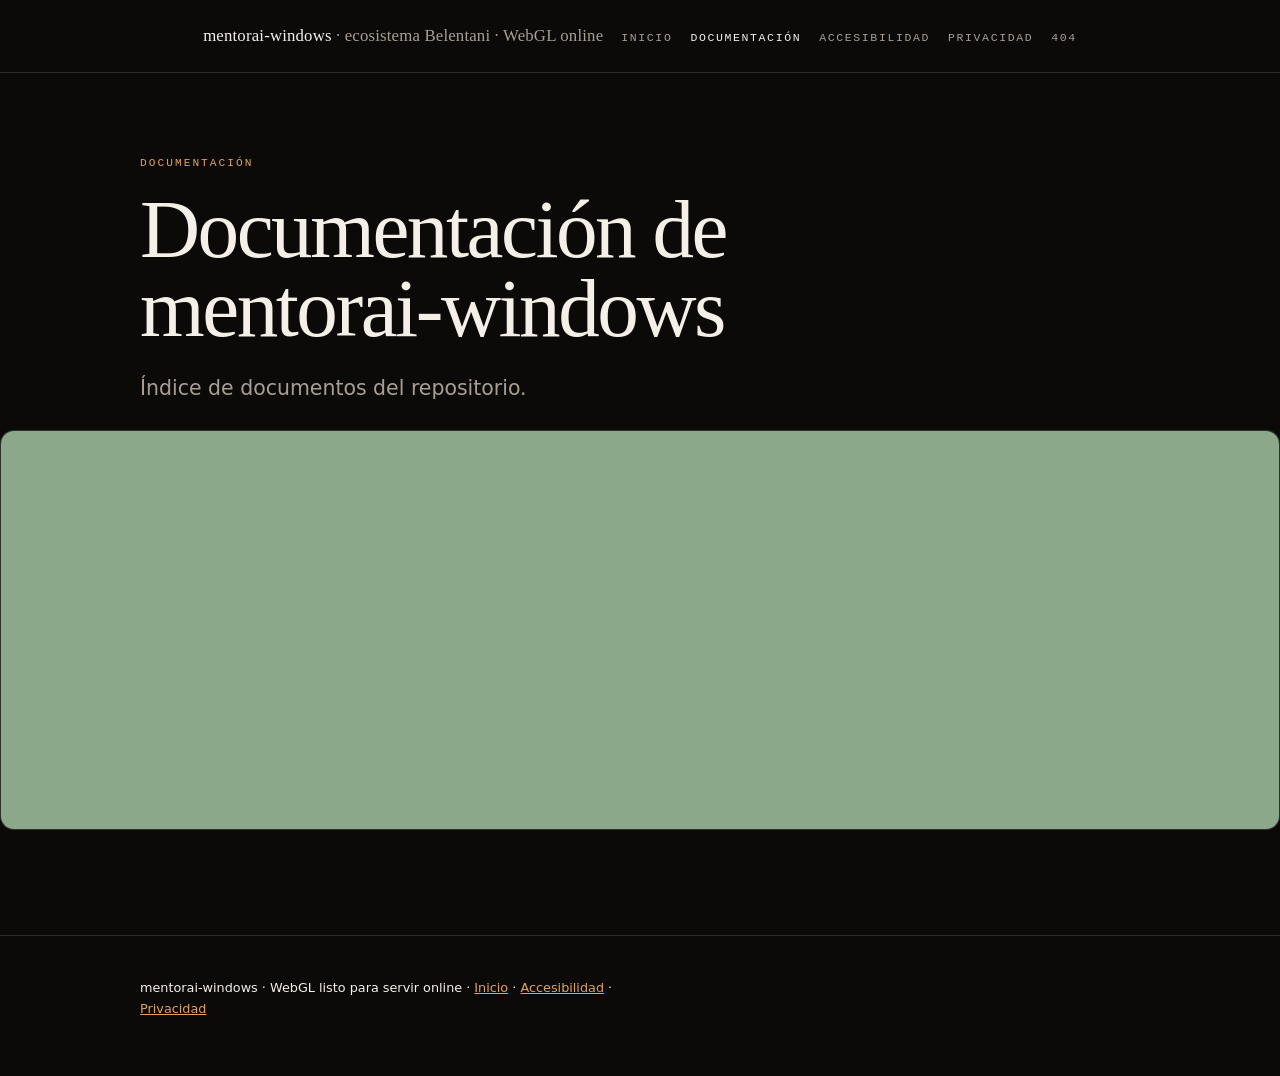
<file: docs.html>
<!DOCTYPE html>
<html dir="ltr" lang="es">
<head>
<meta charset="UTF-8">
<meta name="viewport" content="width=device-width, initial-scale=1.0">
<title>mentorai-windows</title>
<meta name="description" content="MentorAI para Windows">
<meta name="generator" content="repo-completo-final-v1">
<meta property="og:title" content="mentorai-windows">
<meta property="og:description" content="MentorAI para Windows">
<meta property="og:type" content="website">
<link rel="icon" href="data:image/svg+xml,%3Csvg xmlns='http://www.w3.org/2000/svg' viewBox='0 0 32 32'%3E%3Crect width='32' height='32' rx='7' fill='%230b0a09'/%3E%3Ccircle cx='16' cy='16' r='7' fill='%23337728'/%3E%3C/svg%3E">
<style>
:root{--bg:#0b0a09;--bg2:#131110;--ink:#f4efe7;--dim:#a89f92;--accent:#e0a35c;
--accent2:#7fa88b;--line:rgba(244,239,231,.14);--serif:"Iowan Old Style","Palatino Linotype",Palatino,Georgia,serif;
--sans:ui-sans-serif,"Segoe UI",Inter,system-ui,-apple-system,sans-serif;
--mono:ui-monospace,"Cascadia Mono",Consolas,monospace;--measure:62ch;--radius:14px}
*{box-sizing:border-box}
html{scroll-behavior:smooth}
body{margin:0;background:var(--bg);color:var(--ink);font-family:var(--sans);line-height:1.65;
-webkit-font-smoothing:antialiased}
.wrap{max-width:1080px;margin:0 auto;padding:0 clamp(18px,4vw,40px);position:relative;z-index:1}
a{color:var(--accent)}
a:focus-visible,button:focus-visible{outline:3px solid var(--accent2);outline-offset:3px;border-radius:6px}
.skip{position:absolute;left:-9999px;top:0;background:var(--accent);color:#12100e;padding:10px 16px;z-index:9}
.skip:focus{left:12px;top:12px}
header.site{border-bottom:1px solid var(--line);padding:22px 0;display:flex;gap:18px;
align-items:baseline;justify-content:space-between;flex-wrap:wrap}
.brand{font-family:var(--serif);font-size:1.05rem;letter-spacing:.01em}
.brand span{color:var(--dim)}
nav.site{display:flex;gap:18px;flex-wrap:wrap;font-family:var(--mono);font-size:.72rem;
letter-spacing:.14em;text-transform:uppercase}
nav.site a{color:var(--dim);text-decoration:none}
nav.site a:hover,nav.site a[aria-current=page]{color:var(--ink)}
main{padding:clamp(48px,9vh,104px) 0}
.eyebrow{font-family:var(--mono);font-size:.7rem;letter-spacing:.18em;text-transform:uppercase;
color:var(--accent);margin:0 0 18px}
h1{font-family:var(--serif);font-size:clamp(2.4rem,7vw,5.2rem);line-height:.95;
letter-spacing:-.03em;margin:0 0 24px;font-weight:500;text-wrap:balance}
h2{font-family:var(--serif);font-size:clamp(1.4rem,3vw,2.1rem);line-height:1.15;
letter-spacing:-.02em;margin:64px 0 18px;font-weight:500}
h3{font-size:1.02rem;margin:28px 0 10px;letter-spacing:-.01em}
p,li{max-width:var(--measure);color:var(--ink)}
.lead{font-size:clamp(1.05rem,2vw,1.28rem);color:var(--dim);max-width:56ch}
hr{border:0;border-top:1px solid var(--line);margin:clamp(40px,8vh,80px) 0}
.grid{display:grid;grid-template-columns:repeat(auto-fit,minmax(240px,1fr));gap:1px;
background:var(--line);border:1px solid var(--line);border-radius:var(--radius);overflow:hidden;margin:32px 0}
.cell{background:var(--bg2);padding:22px 20px}
.cell h3{margin-top:0}
.cell p{font-size:.9rem;color:var(--dim);margin:0}
code,kbd{font-family:var(--mono);font-size:.86em;background:rgba(244,239,231,.07);
padding:2px 6px;border-radius:5px}
pre{background:var(--bg2);border:1px solid var(--line);border-radius:var(--radius);
padding:18px;overflow:auto;max-width:100%}
pre code{background:none;padding:0}
table{width:100%;border-collapse:collapse;margin:24px 0;font-size:.92rem}
th,td{text-align:left;padding:10px 12px;border-bottom:1px solid var(--line);vertical-align:top}
th{font-family:var(--mono);font-size:.7rem;letter-spacing:.12em;text-transform:uppercase;color:var(--dim)}
.pill{display:inline-block;font-family:var(--mono);font-size:.68rem;letter-spacing:.12em;
text-transform:uppercase;border:1px solid var(--line);color:var(--dim);padding:3px 9px;border-radius:999px}
footer.site{border-top:1px solid var(--line);padding:28px 0 44px;color:var(--dim);font-size:.8rem}
.reveal{opacity:0;transform:translateY(14px);transition:opacity .5s ease,transform .5s ease}
.reveal.in{opacity:1;transform:none}
@media (prefers-reduced-motion:reduce){html{scroll-behavior:auto}
.reveal{opacity:1;transform:none;transition:none}}
::selection{background:var(--accent);color:#12100e}
.webgl-canvas{width:100%;height:400px;background:var(--bg2);border:1px solid var(--line);
border-radius:var(--radius);margin:24px 0;display:block}
.superpowers-badge{display:inline-block;font-family:var(--mono);font-size:.65rem;
letter-spacing:.12em;text-transform:uppercase;border:1px solid var(--accent2);
color:var(--accent2);padding:4px 10px;border-radius:999px;margin:10px 0}
</style>
<meta name="theme-color" content="#0b0b0f">
<meta name="color-scheme" content="light dark">
<meta name="robots" content="index,follow">
<meta name="twitter:card" content="summary_large_image">
<meta property="og:locale" content="es_ES">
<meta name="twitter:title" content="mentorai-windows">
<meta name="referrer" content="strict-origin-when-cross-origin">
<meta name="format-detection" content="telephone=no">
<meta name="apple-mobile-web-app-capable" content="yes">
</head>
<body>
<a class="skip" href="#contenido">Saltar al contenido</a>
<header class="site"><div class="wrap" style="display:flex;justify-content:space-between;align-items:baseline;gap:18px;flex-wrap:wrap">
<div class="brand">mentorai-windows <span>· ecosistema Belentani · WebGL online</span></div>
<nav class="site" aria-label="Navegación principal"><a href="index.html">Inicio</a><a href="docs.html" aria-current="page">Documentación</a><a href="accesibilidad.html">Accesibilidad</a><a href="privacidad.html">Privacidad</a><a href="404.html">404</a></nav>
</div></header>
<main id="contenido"><div class="wrap">

<p class="eyebrow">Documentación</p>
<h1>Documentación de mentorai-windows</h1>
<p class="lead">Índice de documentos del repositorio.</p>

</div></main>
<footer class="site"><div class="wrap">
<p>mentorai-windows · WebGL listo para servir online · <a href="index.html">Inicio</a> · <a href="accesibilidad.html">Accesibilidad</a> · <a href="privacidad.html">Privacidad</a></p>
</div></footer>
<script>
(function(){
  var canvas = document.createElement('canvas');
  canvas.className = 'webgl-canvas';
  var container = document.getElementById('contenido');
  if(container){ container.appendChild(canvas); }
  try{
    var gl = canvas.getContext('webgl') || canvas.getContext('experimental-webgl');
    if(!gl){ canvas.innerHTML = '<p style="color:var(--dim);font-family:var(--mono);padding:12px">WebGL no disponible en este navegador.</p>'; return; }
    gl.clearColor(0.047,0.043,0.039,1);
    gl.clear(gl.COLOR_BUFFER_BIT);
    var vs = gl.createShader(gl.VERTEX_SHADER);
    gl.shaderSource(vs, 'attribute vec2 p;void main(){gl_Position=vec4(p,0.0,1.0);}');
    gl.compileShader(vs);
    var fs = gl.createShader(gl.FRAGMENT_SHADER);
    gl.shaderSource(fs, 'precision mediump float;uniform vec4 c;void main(){gl_FragColor=c;}');
    gl.compileShader(fs);
    var prog = gl.createProgram();
    gl.attachShader(prog,vs); gl.attachShader(prog,fs); gl.linkProgram(prog);
    gl.useProgram(prog);
    var loc = gl.getUniformLocation(prog,'c');
    gl.uniform4f(loc, 0.549, 0.659, 0.545, 1.0);
    var buf = gl.createBuffer();
    gl.bindBuffer(gl.ARRAY_BUFFER,buf);
    gl.bufferData(gl.ARRAY_BUFFER,new Float32Array([-1,-1,1,-1,-1,1,1,1]),gl.STATIC_DRAW);
    var attr = gl.getAttribLocation(prog,'p');
    gl.enableVertexAttribArray(attr);
    gl.vertexAttribPointer(attr,2,gl.FLOAT,false,0,0);
    gl.drawArrays(gl.TRIANGLE_STRIP,0,4);
  }catch(e){ console.log('WebGL init:', e.message); }
})();
</script>
</body>
</html>
</file>
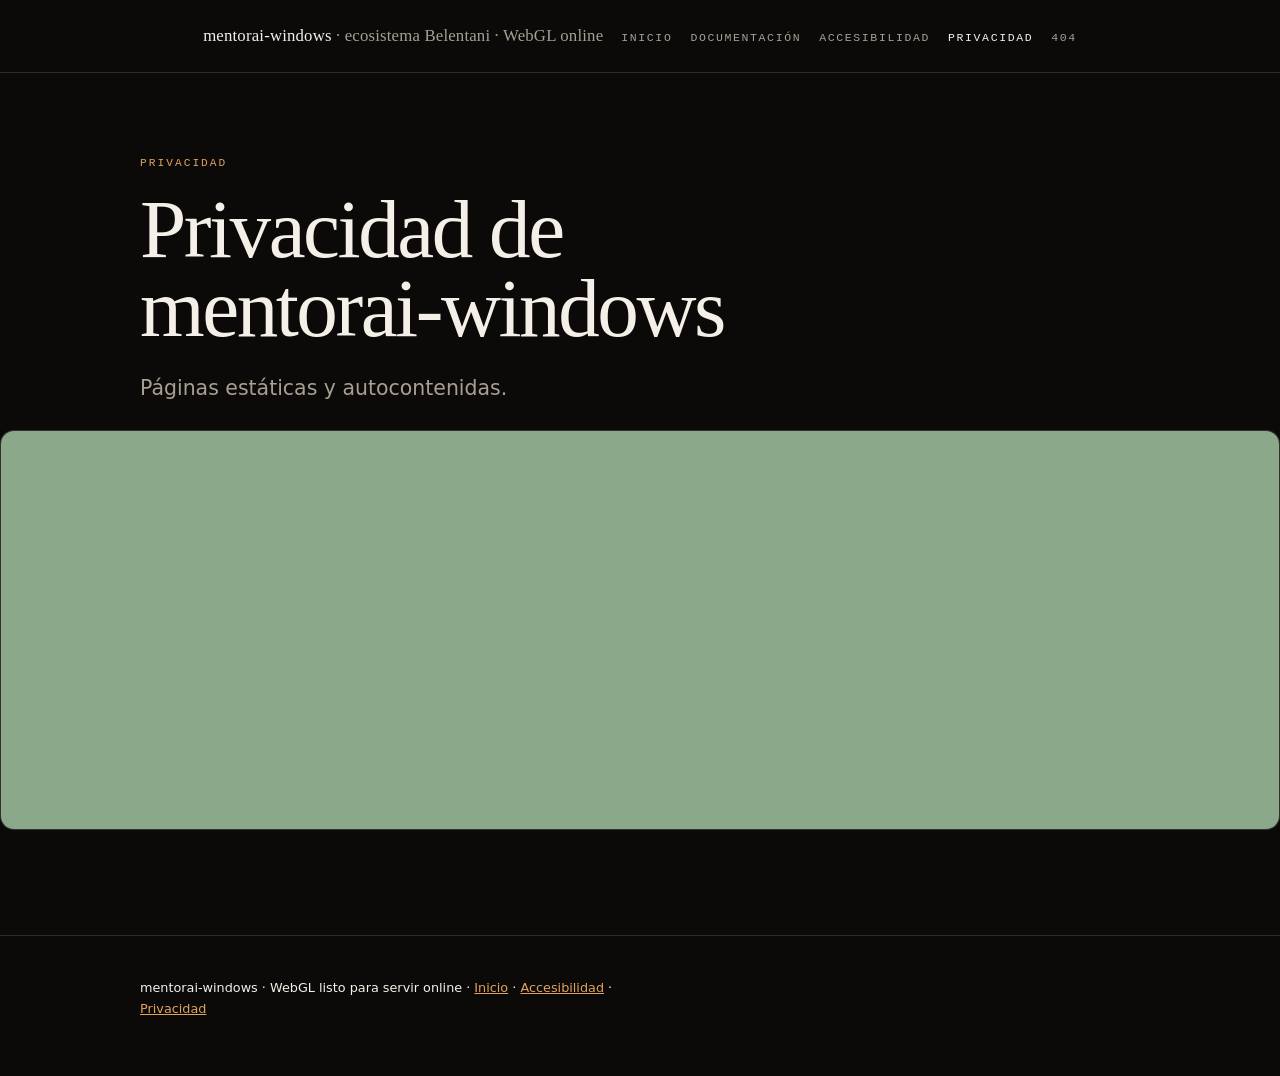
<file: privacidad.html>
<!DOCTYPE html>
<html dir="ltr" lang="es">
<head>
<meta charset="UTF-8">
<meta name="viewport" content="width=device-width, initial-scale=1.0">
<title>mentorai-windows</title>
<meta name="description" content="MentorAI para Windows">
<meta name="generator" content="repo-completo-final-v1">
<meta property="og:title" content="mentorai-windows">
<meta property="og:description" content="MentorAI para Windows">
<meta property="og:type" content="website">
<link rel="icon" href="data:image/svg+xml,%3Csvg xmlns='http://www.w3.org/2000/svg' viewBox='0 0 32 32'%3E%3Crect width='32' height='32' rx='7' fill='%230b0a09'/%3E%3Ccircle cx='16' cy='16' r='7' fill='%23337728'/%3E%3C/svg%3E">
<style>
:root{--bg:#0b0a09;--bg2:#131110;--ink:#f4efe7;--dim:#a89f92;--accent:#e0a35c;
--accent2:#7fa88b;--line:rgba(244,239,231,.14);--serif:"Iowan Old Style","Palatino Linotype",Palatino,Georgia,serif;
--sans:ui-sans-serif,"Segoe UI",Inter,system-ui,-apple-system,sans-serif;
--mono:ui-monospace,"Cascadia Mono",Consolas,monospace;--measure:62ch;--radius:14px}
*{box-sizing:border-box}
html{scroll-behavior:smooth}
body{margin:0;background:var(--bg);color:var(--ink);font-family:var(--sans);line-height:1.65;
-webkit-font-smoothing:antialiased}
.wrap{max-width:1080px;margin:0 auto;padding:0 clamp(18px,4vw,40px);position:relative;z-index:1}
a{color:var(--accent)}
a:focus-visible,button:focus-visible{outline:3px solid var(--accent2);outline-offset:3px;border-radius:6px}
.skip{position:absolute;left:-9999px;top:0;background:var(--accent);color:#12100e;padding:10px 16px;z-index:9}
.skip:focus{left:12px;top:12px}
header.site{border-bottom:1px solid var(--line);padding:22px 0;display:flex;gap:18px;
align-items:baseline;justify-content:space-between;flex-wrap:wrap}
.brand{font-family:var(--serif);font-size:1.05rem;letter-spacing:.01em}
.brand span{color:var(--dim)}
nav.site{display:flex;gap:18px;flex-wrap:wrap;font-family:var(--mono);font-size:.72rem;
letter-spacing:.14em;text-transform:uppercase}
nav.site a{color:var(--dim);text-decoration:none}
nav.site a:hover,nav.site a[aria-current=page]{color:var(--ink)}
main{padding:clamp(48px,9vh,104px) 0}
.eyebrow{font-family:var(--mono);font-size:.7rem;letter-spacing:.18em;text-transform:uppercase;
color:var(--accent);margin:0 0 18px}
h1{font-family:var(--serif);font-size:clamp(2.4rem,7vw,5.2rem);line-height:.95;
letter-spacing:-.03em;margin:0 0 24px;font-weight:500;text-wrap:balance}
h2{font-family:var(--serif);font-size:clamp(1.4rem,3vw,2.1rem);line-height:1.15;
letter-spacing:-.02em;margin:64px 0 18px;font-weight:500}
h3{font-size:1.02rem;margin:28px 0 10px;letter-spacing:-.01em}
p,li{max-width:var(--measure);color:var(--ink)}
.lead{font-size:clamp(1.05rem,2vw,1.28rem);color:var(--dim);max-width:56ch}
hr{border:0;border-top:1px solid var(--line);margin:clamp(40px,8vh,80px) 0}
.grid{display:grid;grid-template-columns:repeat(auto-fit,minmax(240px,1fr));gap:1px;
background:var(--line);border:1px solid var(--line);border-radius:var(--radius);overflow:hidden;margin:32px 0}
.cell{background:var(--bg2);padding:22px 20px}
.cell h3{margin-top:0}
.cell p{font-size:.9rem;color:var(--dim);margin:0}
code,kbd{font-family:var(--mono);font-size:.86em;background:rgba(244,239,231,.07);
padding:2px 6px;border-radius:5px}
pre{background:var(--bg2);border:1px solid var(--line);border-radius:var(--radius);
padding:18px;overflow:auto;max-width:100%}
pre code{background:none;padding:0}
table{width:100%;border-collapse:collapse;margin:24px 0;font-size:.92rem}
th,td{text-align:left;padding:10px 12px;border-bottom:1px solid var(--line);vertical-align:top}
th{font-family:var(--mono);font-size:.7rem;letter-spacing:.12em;text-transform:uppercase;color:var(--dim)}
.pill{display:inline-block;font-family:var(--mono);font-size:.68rem;letter-spacing:.12em;
text-transform:uppercase;border:1px solid var(--line);color:var(--dim);padding:3px 9px;border-radius:999px}
footer.site{border-top:1px solid var(--line);padding:28px 0 44px;color:var(--dim);font-size:.8rem}
.reveal{opacity:0;transform:translateY(14px);transition:opacity .5s ease,transform .5s ease}
.reveal.in{opacity:1;transform:none}
@media (prefers-reduced-motion:reduce){html{scroll-behavior:auto}
.reveal{opacity:1;transform:none;transition:none}}
::selection{background:var(--accent);color:#12100e}
.webgl-canvas{width:100%;height:400px;background:var(--bg2);border:1px solid var(--line);
border-radius:var(--radius);margin:24px 0;display:block}
.superpowers-badge{display:inline-block;font-family:var(--mono);font-size:.65rem;
letter-spacing:.12em;text-transform:uppercase;border:1px solid var(--accent2);
color:var(--accent2);padding:4px 10px;border-radius:999px;margin:10px 0}
</style>
<meta name="theme-color" content="#0b0b0f">
<meta name="color-scheme" content="light dark">
<meta name="robots" content="index,follow">
<meta name="twitter:card" content="summary_large_image">
<meta property="og:locale" content="es_ES">
<meta name="twitter:title" content="mentorai-windows">
<meta name="referrer" content="strict-origin-when-cross-origin">
<meta name="format-detection" content="telephone=no">
<meta name="apple-mobile-web-app-capable" content="yes">
</head>
<body>
<a class="skip" href="#contenido">Saltar al contenido</a>
<header class="site"><div class="wrap" style="display:flex;justify-content:space-between;align-items:baseline;gap:18px;flex-wrap:wrap">
<div class="brand">mentorai-windows <span>· ecosistema Belentani · WebGL online</span></div>
<nav class="site" aria-label="Navegación principal"><a href="index.html">Inicio</a><a href="docs.html">Documentación</a><a href="accesibilidad.html">Accesibilidad</a><a href="privacidad.html" aria-current="page">Privacidad</a><a href="404.html">404</a></nav>
</div></header>
<main id="contenido"><div class="wrap">

<p class="eyebrow">Privacidad</p>
<h1>Privacidad de mentorai-windows</h1>
<p class="lead">Páginas estáticas y autocontenidas.</p>

</div></main>
<footer class="site"><div class="wrap">
<p>mentorai-windows · WebGL listo para servir online · <a href="index.html">Inicio</a> · <a href="accesibilidad.html">Accesibilidad</a> · <a href="privacidad.html">Privacidad</a></p>
</div></footer>
<script>
(function(){
  var canvas = document.createElement('canvas');
  canvas.className = 'webgl-canvas';
  var container = document.getElementById('contenido');
  if(container){ container.appendChild(canvas); }
  try{
    var gl = canvas.getContext('webgl') || canvas.getContext('experimental-webgl');
    if(!gl){ canvas.innerHTML = '<p style="color:var(--dim);font-family:var(--mono);padding:12px">WebGL no disponible en este navegador.</p>'; return; }
    gl.clearColor(0.047,0.043,0.039,1);
    gl.clear(gl.COLOR_BUFFER_BIT);
    var vs = gl.createShader(gl.VERTEX_SHADER);
    gl.shaderSource(vs, 'attribute vec2 p;void main(){gl_Position=vec4(p,0.0,1.0);}');
    gl.compileShader(vs);
    var fs = gl.createShader(gl.FRAGMENT_SHADER);
    gl.shaderSource(fs, 'precision mediump float;uniform vec4 c;void main(){gl_FragColor=c;}');
    gl.compileShader(fs);
    var prog = gl.createProgram();
    gl.attachShader(prog,vs); gl.attachShader(prog,fs); gl.linkProgram(prog);
    gl.useProgram(prog);
    var loc = gl.getUniformLocation(prog,'c');
    gl.uniform4f(loc, 0.549, 0.659, 0.545, 1.0);
    var buf = gl.createBuffer();
    gl.bindBuffer(gl.ARRAY_BUFFER,buf);
    gl.bufferData(gl.ARRAY_BUFFER,new Float32Array([-1,-1,1,-1,-1,1,1,1]),gl.STATIC_DRAW);
    var attr = gl.getAttribLocation(prog,'p');
    gl.enableVertexAttribArray(attr);
    gl.vertexAttribPointer(attr,2,gl.FLOAT,false,0,0);
    gl.drawArrays(gl.TRIANGLE_STRIP,0,4);
  }catch(e){ console.log('WebGL init:', e.message); }
})();
</script>
</body>
</html>
</file>
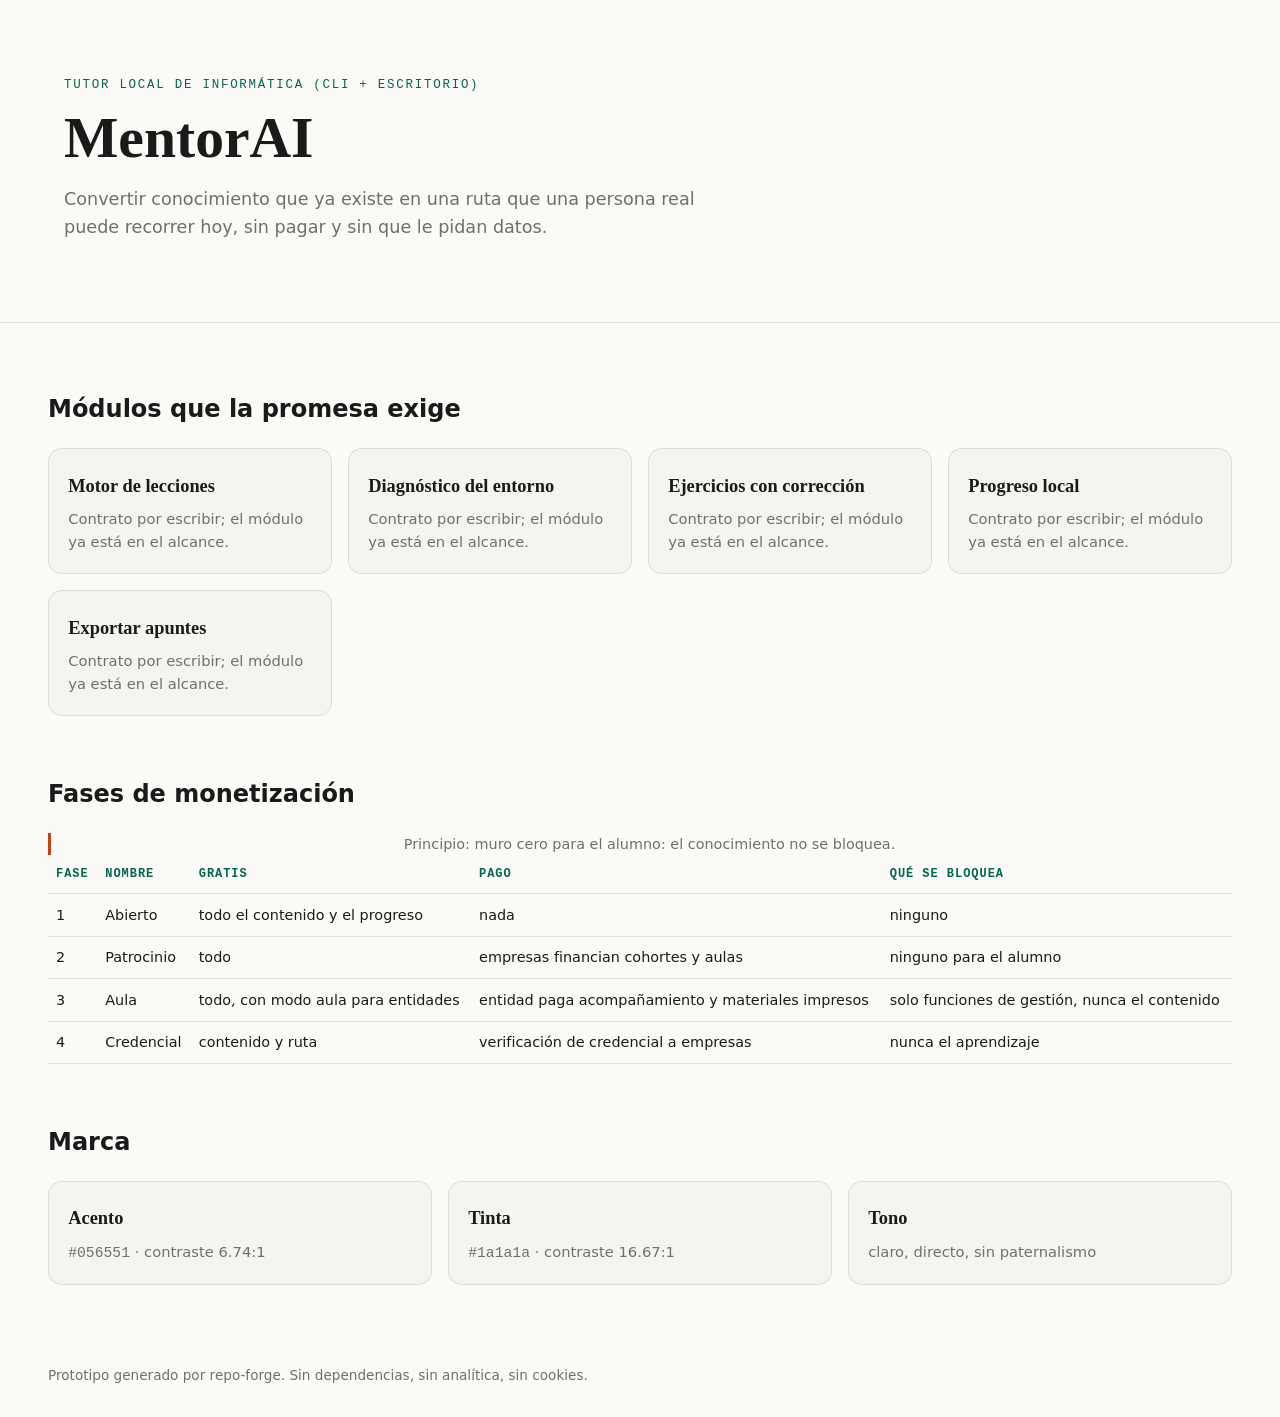
<file: plataforma/PROTOTIPO.html>
<!DOCTYPE html>
<html dir="ltr" lang="es">
<head>
<meta charset="UTF-8">
<meta name="viewport" content="width=device-width, initial-scale=1.0">
<title>MentorAI — diseño de plataforma</title>
<meta name="description" content="Prototipo autocontenido del diseño de plataforma de MentorAI: módulos, paleta y fases de monetización.">
<style>
  :root { --bg:#fbfaf7; --surface:#f5f4f1; --ink:#1a1a1a; --muted:#706f6e;
           --accent:#056551; --accent2:#c2410c; }
  * { box-sizing: border-box; }
  body { margin:0; background:var(--bg); color:var(--ink);
          font-family: system-ui, -apple-system, "Segoe UI", sans-serif; line-height:1.55; }
  header { padding: clamp(1.5rem, 5vw, 4rem); border-bottom:1px solid color-mix(in srgb, var(--ink) 12%, transparent); }
  h1 { font-family: Georgia, "Times New Roman", serif; font-size: clamp(2rem, 6vw, 3.6rem);
        margin:0 0 .5rem; line-height:1.05; }
  .kicker { font-family: ui-monospace, monospace; color:var(--accent); letter-spacing:.14em;
             text-transform:uppercase; font-size:.78rem; }
  .lead { color:var(--muted); max-width:60ch; font-size:1.1rem; }
  main { padding: clamp(1.5rem, 4vw, 3rem); display:grid; gap:2.5rem; }
  .grid { display:grid; gap:1rem; grid-template-columns: repeat(auto-fit, minmax(230px, 1fr)); }
  .card { background:var(--surface); border:1px solid color-mix(in srgb, var(--ink) 10%, transparent);
           border-radius:14px; padding:1.2rem; }
  .card h3 { margin:.2rem 0 .5rem; font-family: Georgia, serif; font-size:1.15rem; }
  .card p { margin:0; color:var(--muted); font-size:.92rem; }
  table { border-collapse:collapse; width:100%; font-size:.9rem; }
  th, td { text-align:left; padding:.6rem .5rem; border-bottom:1px solid color-mix(in srgb, var(--ink) 12%, transparent); }
  th { font-family: ui-monospace, monospace; font-size:.75rem; text-transform:uppercase; letter-spacing:.08em; color:var(--accent); }
  .rule { border-left:3px solid var(--accent2); padding-left:1rem; color:var(--muted); }
  footer { padding: 2rem clamp(1.5rem,4vw,3rem); color:var(--muted); font-size:.85rem; }
  :focus-visible { outline:3px solid var(--accent); outline-offset:2px; }
  @media (prefers-reduced-motion: reduce) { * { transition:none !important; animation:none !important; } }
</style>
<meta name="theme-color" content="#0b0b0f">
<meta name="color-scheme" content="light dark">
<meta property="og:title" content="MentorAI — diseño de plataforma">
<meta property="og:description" content="Prototipo autocontenido del diseño de plataforma de MentorAI: módulos, paleta y fases de monetización.">
<meta name="robots" content="index,follow">
<meta property="og:type" content="website">
<meta name="twitter:card" content="summary_large_image">
<meta property="og:locale" content="es_ES">
<meta name="twitter:title" content="MentorAI — diseño de plataforma">
<meta name="referrer" content="strict-origin-when-cross-origin">
<meta name="format-detection" content="telephone=no">
<meta name="apple-mobile-web-app-capable" content="yes">
</head>
<body>
<header>
  <p class="kicker">tutor local de informática (CLI + escritorio)</p>
  <h1>MentorAI</h1>
  <p class="lead">Convertir conocimiento que ya existe en una ruta que una persona real puede recorrer hoy, sin pagar y sin que le pidan datos.</p>
</header>
<main>
  <section aria-labelledby="mods">
    <h2 id="mods">Módulos que la promesa exige</h2>
    <div class="grid">
      <article class="card"><h3>Motor de lecciones</h3><p>Contrato por escribir; el módulo ya está en el alcance.</p></article>
      <article class="card"><h3>Diagnóstico del entorno</h3><p>Contrato por escribir; el módulo ya está en el alcance.</p></article>
      <article class="card"><h3>Ejercicios con corrección</h3><p>Contrato por escribir; el módulo ya está en el alcance.</p></article>
      <article class="card"><h3>Progreso local</h3><p>Contrato por escribir; el módulo ya está en el alcance.</p></article>
      <article class="card"><h3>Exportar apuntes</h3><p>Contrato por escribir; el módulo ya está en el alcance.</p></article>
    </div>
  </section>
  <section aria-labelledby="monet">
    <h2 id="monet">Fases de monetización</h2>
    <table>
      <caption class="rule">Principio: muro cero para el alumno: el conocimiento no se bloquea.</caption>
      <thead><tr><th>Fase</th><th>Nombre</th><th>Gratis</th><th>Pago</th><th>Qué se bloquea</th></tr></thead>
      <tbody>
        <tr><td>1</td><td>Abierto</td><td>todo el contenido y el progreso</td><td>nada</td><td>ninguno</td></tr>
        <tr><td>2</td><td>Patrocinio</td><td>todo</td><td>empresas financian cohortes y aulas</td><td>ninguno para el alumno</td></tr>
        <tr><td>3</td><td>Aula</td><td>todo, con modo aula para entidades</td><td>entidad paga acompañamiento y materiales impresos</td><td>solo funciones de gestión, nunca el contenido</td></tr>
        <tr><td>4</td><td>Credencial</td><td>contenido y ruta</td><td>verificación de credencial a empresas</td><td>nunca el aprendizaje</td></tr>
      </tbody>
    </table>
  </section>
  <section aria-labelledby="brand">
    <h2 id="brand">Marca</h2>
    <div class="grid">
      <article class="card"><h3>Acento</h3><p><code>#056551</code> · contraste 6.74:1</p></article>
      <article class="card"><h3>Tinta</h3><p><code>#1a1a1a</code> · contraste 16.67:1</p></article>
      <article class="card"><h3>Tono</h3><p>claro, directo, sin paternalismo</p></article>
    </div>
  </section>
</main>
<footer>Prototipo generado por repo-forge. Sin dependencias, sin analítica, sin cookies.</footer>
</body>
</html>
</file>
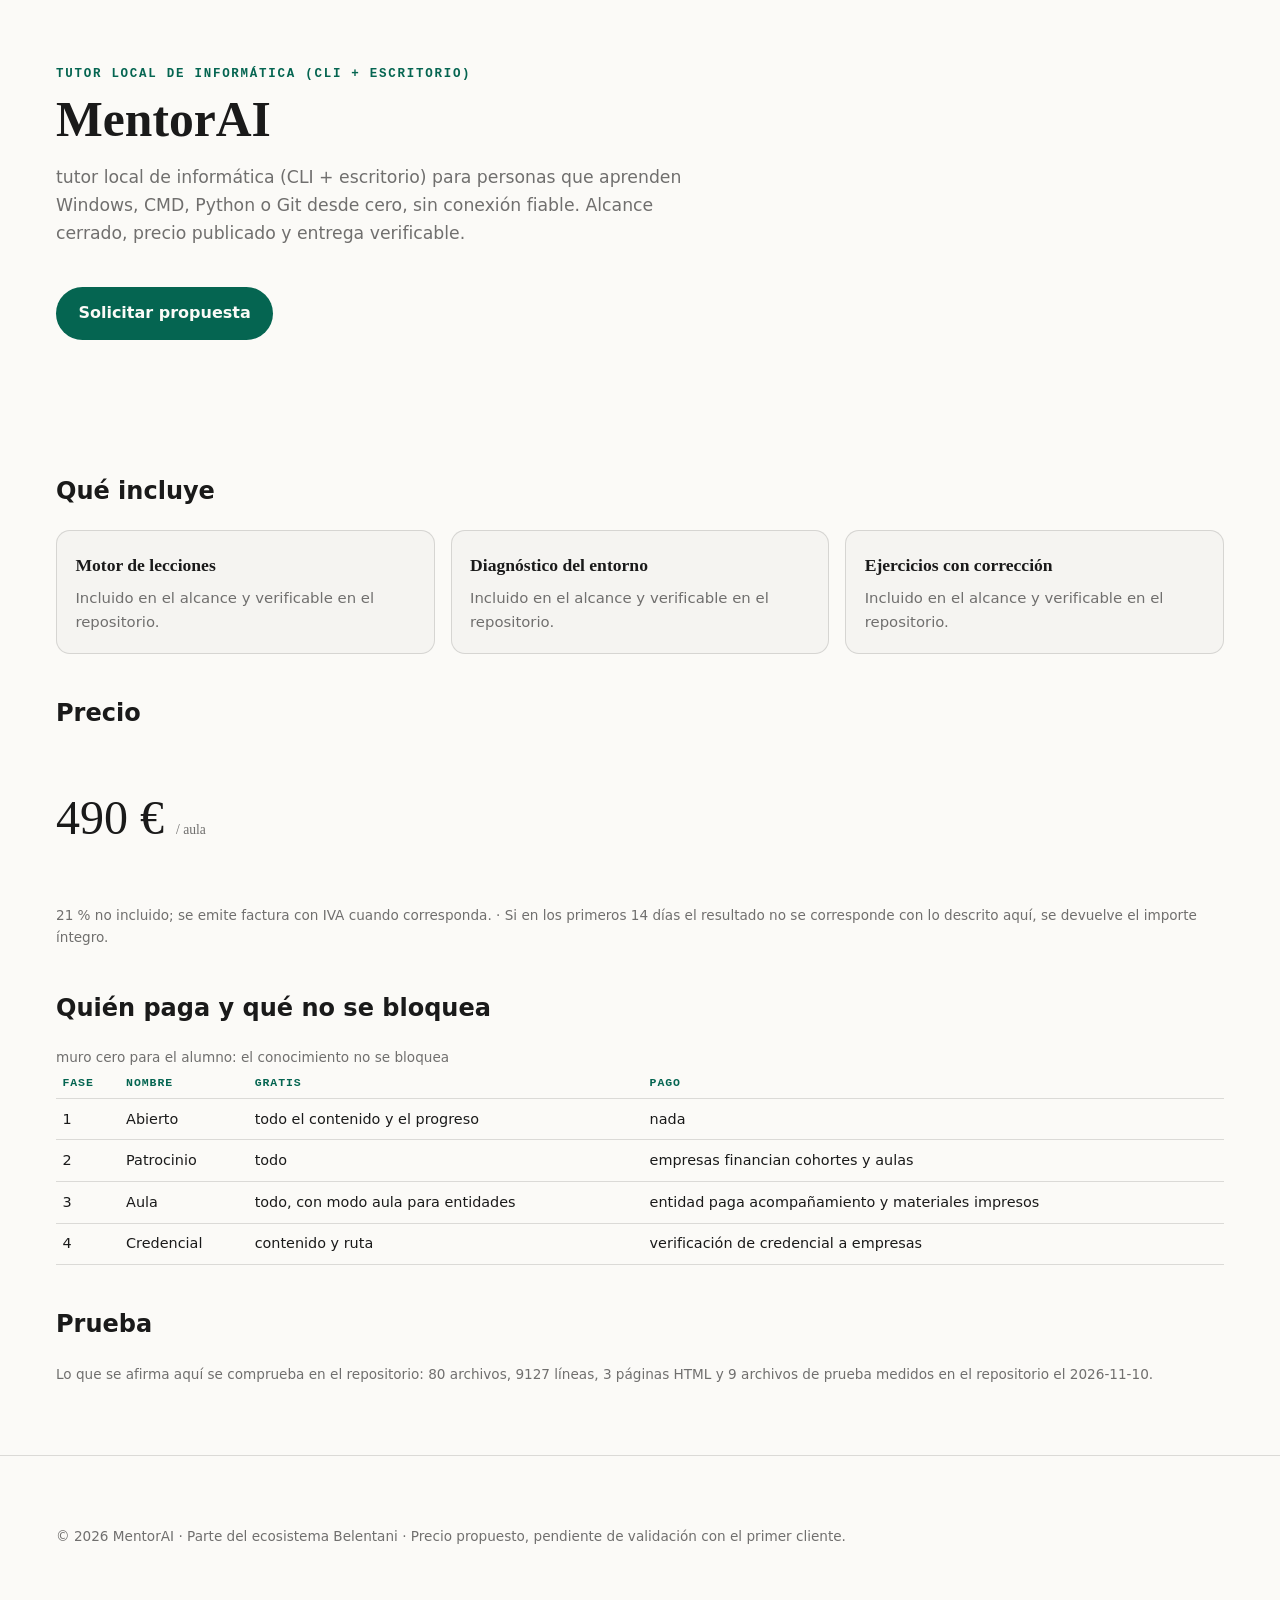
<file: producto/landing.html>
<!DOCTYPE html>
<html dir="ltr" lang="es">
<head>
<meta charset="UTF-8">
<meta name="viewport" content="width=device-width, initial-scale=1.0">
<title>MentorAI — tutor local de informática (CLI + escritorio)</title>
<meta name="description" content="tutor local de informática (CLI + escritorio) para personas que aprenden Windows, CMD, Python o Git desde cero, sin conexión fiable. Alcance cerrado, ">
<meta property="og:type" content="website">
<meta property="og:title" content="MentorAI">
<meta property="og:description" content="tutor local de informática (CLI + escritorio) para personas que aprenden Windows, CMD, Python o Git desde cero, sin conexión fiable. Alcance cerrado, ">
<meta property="og:image" content="../brand/og-image.svg">
<link rel="icon" href="../assets/favicon.svg" type="image/svg+xml">
<style>
  :root { --bg:#fbfaf7; --surface:#f5f4f1; --ink:#1a1a1a; --muted:#706f6e;
           --accent:#056551; --line:color-mix(in srgb, #1a1a1a 14%, transparent); }
  * { box-sizing:border-box; }
  body { margin:0; background:var(--bg); color:var(--ink); font:16px/1.6 system-ui,-apple-system,"Segoe UI",sans-serif; }
  header, main, footer { padding: clamp(1.2rem, 5vw, 3.5rem); }
  .kicker { font:600 .78rem/1 ui-monospace,monospace; letter-spacing:.14em; text-transform:uppercase; color:var(--accent); }
  h1 { font-family:Georgia,serif; font-size:clamp(1.9rem,5vw,3.1rem); line-height:1.08; margin:.5rem 0 1rem; max-width:22ch; }
  .lead { color:var(--muted); max-width:60ch; font-size:1.08rem; }
  .cta { display:inline-block; margin-top:1.4rem; background:var(--accent); color:#fbfaf7;
          padding:.85rem 1.4rem; border-radius:999px; font-weight:650; text-decoration:none; }
  .cta:focus-visible { outline:3px solid var(--ink); outline-offset:3px; }
  .grid { display:grid; gap:1rem; grid-template-columns:repeat(auto-fit,minmax(230px,1fr)); }
  .card { background:var(--surface); border:1px solid var(--line); border-radius:14px; padding:1.15rem; }
  .card h3 { margin:.1rem 0 .5rem; font-family:Georgia,serif; font-size:1.1rem; }
  .card p { margin:0; color:var(--muted); font-size:.93rem; }
  .precio { font-family:Georgia,serif; font-size:clamp(2rem,6vw,3rem); }
  .nota { color:var(--muted); font-size:.85rem; }
  table { border-collapse:collapse; width:100%; font-size:.9rem; margin-top:.6rem; }
  th, td { text-align:left; padding:.55rem .4rem; border-bottom:1px solid var(--line); }
  th { font:600 .72rem/1 ui-monospace,monospace; text-transform:uppercase; letter-spacing:.08em; color:var(--accent); }
  footer { color:var(--muted); font-size:.85rem; border-top:1px solid var(--line); }
  @media (prefers-reduced-motion: reduce) { * { transition:none!important; animation:none!important; } }
</style>
<meta name="theme-color" content="#0b0b0f">
<meta name="color-scheme" content="light dark">
<meta name="robots" content="index,follow">
<meta name="twitter:card" content="summary_large_image">
<meta property="og:locale" content="es_ES">
<meta name="twitter:title" content="MentorAI — tutor local de informática (CLI + escritorio)">
<meta name="referrer" content="strict-origin-when-cross-origin">
<meta name="format-detection" content="telephone=no">
<meta name="apple-mobile-web-app-capable" content="yes">
</head>
<body>
<header>
  <p class="kicker">tutor local de informática (CLI + escritorio)</p>
  <h1>MentorAI</h1>
  <p class="lead">tutor local de informática (CLI + escritorio) para personas que aprenden Windows, CMD, Python o Git desde cero, sin conexión fiable. Alcance cerrado, precio publicado y entrega verificable.</p>
  <a class="cta" href="https://github.com/belentani7/mentorai-windows/issues/new?title=Solicitud:%20MentorAI">Solicitar propuesta</a>
</header>
<main>
  <section aria-labelledby="incluye">
    <h2 id="incluye">Qué incluye</h2>
    <div class="grid"><article class="card"><h3>Motor de lecciones</h3><p>Incluido en el alcance y verificable en el repositorio.</p></article><article class="card"><h3>Diagnóstico del entorno</h3><p>Incluido en el alcance y verificable en el repositorio.</p></article><article class="card"><h3>Ejercicios con corrección</h3><p>Incluido en el alcance y verificable en el repositorio.</p></article></div>
  </section>
  <section aria-labelledby="precio" style="margin-top:2.5rem">
    <h2 id="precio">Precio</h2>
    <p class="precio">490 € <span class="nota">/ aula</span></p>
    <p class="nota">21 % no incluido; se emite factura con IVA cuando corresponda. · Si en los primeros 14 días el resultado no se corresponde con lo descrito aquí, se devuelve el importe íntegro.</p>
  </section>
  <section aria-labelledby="quien" style="margin-top:2.5rem">
    <h2 id="quien">Quién paga y qué no se bloquea</h2>
    <table>
      <caption class="nota" style="text-align:left">muro cero para el alumno: el conocimiento no se bloquea</caption>
      <thead><tr><th>Fase</th><th>Nombre</th><th>Gratis</th><th>Pago</th></tr></thead>
      <tbody><tr><td>1</td><td>Abierto</td><td>todo el contenido y el progreso</td><td>nada</td></tr><tr><td>2</td><td>Patrocinio</td><td>todo</td><td>empresas financian cohortes y aulas</td></tr><tr><td>3</td><td>Aula</td><td>todo, con modo aula para entidades</td><td>entidad paga acompañamiento y materiales impresos</td></tr><tr><td>4</td><td>Credencial</td><td>contenido y ruta</td><td>verificación de credencial a empresas</td></tr></tbody>
    </table>
  </section>
  <section aria-labelledby="prueba" style="margin-top:2.5rem">
    <h2 id="prueba">Prueba</h2>
    <p class="nota">Lo que se afirma aquí se comprueba en el repositorio: 80 archivos, 9127 líneas, 3 páginas HTML y 9 archivos de prueba medidos en el repositorio el 2026-11-10.</p>
  </section>
</main>
<footer>
  <p>© 2026 MentorAI · Parte del ecosistema Belentani · Precio propuesto, pendiente de validación con el primer cliente.</p>
</footer>
</body>
</html>
</file>
<file: hero.css>
/**
 * hero.css — Estilos de landing page con hero y shader.
 * Reutilizable en cualquier repo.
 */
:root {
  --hero-color-a: #0ea5e9;
  --hero-color-b: #7c3aed;
  --text-primary: #0f172a;
  --text-secondary: #475569;
  --bg-body: #ffffff;
}

@media (prefers-color-scheme: dark) {
  :root {
    --text-primary: #f8fafc;
    --text-secondary: #cbd5e1;
    --bg-body: #0f172a;
  }
}

* { box-sizing: border-box; }
html { scroll-behavior: smooth; }
body {
  margin: 0;
  font-family: system-ui, -apple-system, BlinkMacSystemFont, 'Segoe UI', Roboto, sans-serif;
  color: var(--text-primary);
  background: var(--bg-body);
  line-height: 1.6;
}

/* Prefer reduced motion */
@media (prefers-reduced-motion: reduce) {
  .hero-canvas-wrapper canvas { animation: none !important; }
  html { scroll-behavior: auto; }
}

/* Navigation */
.nav {
  position: fixed;
  top: 0; left: 0; right: 0;
  z-index: 50;
  padding: 1rem 2rem;
  display: flex;
  justify-content: space-between;
  align-items: center;
  backdrop-filter: blur(8px);
  border-bottom: 1px solid rgba(128, 128, 128, 0.2);
}
.nav .logo {
  font-weight: 800;
  font-size: 1.25rem;
  letter-spacing: -0.02em;
  text-decoration: none;
  color: var(--text-primary);
}
.nav .nav-links {
  display: flex;
  gap: 1.5rem;
  list-style: none;
  margin: 0;
  padding: 0;
}
.nav .nav-links a {
  text-decoration: none;
  color: var(--text-secondary);
  font-size: 0.9rem;
  font-weight: 500;
}
.nav .nav-links a:hover { color: var(--text-primary); }
.nav .cta {
  background: var(--hero-color-a);
  color: #ffffff;
  padding: 0.6rem 1.2rem;
  border-radius: 0.5rem;
  font-weight: 600;
  text-decoration: none;
  font-size: 0.9rem;
}
.nav .cta:hover { opacity: 0.9; }

/* Hero */
.hero {
  position: relative;
  min-height: 100vh;
  display: flex;
  flex-direction: column;
  justify-content: center;
  align-items: center;
  text-align: center;
  overflow: hidden;
}
.hero-canvas-wrapper {
  position: absolute;
  inset: 0;
  z-index: 0;
}
.hero-canvas-wrapper canvas {
  width: 100%;
  height: 100%;
  object-fit: cover;
}
.hero-overlay {
  position: relative;
  z-index: 10;
  padding: 2rem 2.25rem;
  max-width: 46rem;
  background: rgba(5, 3, 10, 0.55);
  border: 1px solid rgba(255, 255, 255, 0.14);
  border-radius: 1.25rem;
  backdrop-filter: blur(3px);
  -webkit-backdrop-filter: blur(3px);
}
.hero h1 {
  font-size: clamp(2.5rem, 8vw, 5rem);
  font-weight: 800;
  line-height: 1.1;
  margin: 0 0 1rem;
  letter-spacing: -0.02em;
  color: #f8fafc;
  text-wrap: balance;
}
.hero p {
  font-size: clamp(1.1rem, 3vw, 1.5rem);
  color: #e2e8f0;
  margin: 0 auto 2rem;
  max-width: 600px;
  margin-left: auto;
  margin-right: auto;
}
.hero-actions {
  display: flex;
  gap: 1rem;
  justify-content: center;
  flex-wrap: wrap;
}
.btn-primary {
  background: var(--hero-color-b);
  color: #ffffff;
  padding: 0.8rem 1.6rem;
  border-radius: 0.5rem;
  font-weight: 600;
  text-decoration: none;
  font-size: 1rem;
  border: none;
  cursor: pointer;
  transition: transform 0.2s, opacity 0.2s;
}
.btn-primary:hover { transform: translateY(-2px); opacity: 0.9; }
.btn-secondary {
  background: transparent;
  color: #f8fafc;
  padding: 0.8rem 1.6rem;
  border-radius: 0.5rem;
  font-weight: 600;
  text-decoration: none;
  font-size: 1rem;
  border: 1px solid rgba(248, 250, 252, 0.55);
  cursor: pointer;
}
.btn-secondary:hover { background: rgba(255, 255, 255, 0.12); }

/* Sections */
.section {
  padding: 5rem 2rem;
  max-width: 1200px;
  margin: 0 auto;
}
.section h2 {
  font-size: clamp(2rem, 5vw, 3rem);
  margin-bottom: 2rem;
  text-align: center;
}
.section p {
  font-size: 1.1rem;
  color: var(--text-secondary);
  max-width: 700px;
  margin: 0 auto 2rem;
  text-align: center;
}

/* Grid */
.grid {
  display: grid;
  grid-template-columns: repeat(auto-fit, minmax(280px, 1fr));
  gap: 2rem;
  margin-top: 3rem;
}
.card {
  background: rgba(255, 255, 255, 0.6);
  border: 1px solid rgba(128, 128, 128, 0.15);
  border-radius: 0.75rem;
  padding: 2rem;
  text-align: center;
}
@media (prefers-color-scheme: dark) {
  .card {
    background: rgba(15, 23, 42, 0.6);
    border-color: rgba(255, 255, 255, 0.08);
  }
}
.card h3 { font-size: 1.25rem; margin-bottom: 1rem; }
.card p { font-size: 0.95rem; color: var(--text-secondary); }

/* Stack */
.stack-list {
  display: flex;
  flex-wrap: wrap;
  gap: 0.75rem;
  justify-content: center;
  list-style: none;
  margin: 2rem 0 0;
  padding: 0;
}
.stack-list li {
  background: rgba(15, 23, 42, 0.05);
  border: 1px solid rgba(15, 23, 42, 0.1);
  border-radius: 2rem;
  padding: 0.5rem 1rem;
  font-size: 0.85rem;
  color: var(--text-secondary);
}
@media (prefers-color-scheme: dark) {
  .stack-list li {
    background: rgba(255, 255, 255, 0.05);
    border-color: rgba(255, 255, 255, 0.1);
    color: var(--text-secondary);
  }
}

/* Footer */
footer {
  padding: 3rem 2rem;
  border-top: 1px solid rgba(128, 128, 128, 0.2);
  text-align: center;
  color: var(--text-secondary);
  font-size: 0.9rem;
}
</file>
<file: assets/a11y.css>
/* repo-forge:a11y — mejoras de accesibilidad sin tocar el diseño existente */
:where(a, button, input, select, textarea, [tabindex]):focus-visible {
  outline: 3px solid #056551;
  outline-offset: 2px;
}
.skip-link {
  position: absolute; left: -9999px; top: 0; background: #f5f4f1;
  color: #1a1a1a; padding: .75rem 1rem; z-index: 9999;
}
.skip-link:focus { left: 1rem; }
.sr-only {
  position: absolute; width: 1px; height: 1px; padding: 0; margin: -1px;
  overflow: hidden; clip: rect(0,0,0,0); white-space: nowrap; border: 0;
}
@media (prefers-reduced-motion: reduce) {
  *, *::before, *::after { animation-duration: .001ms !important; transition-duration: .001ms !important; }
}
@media (prefers-contrast: more) {
  :root { --color-ink: #000; }
}
</file>
